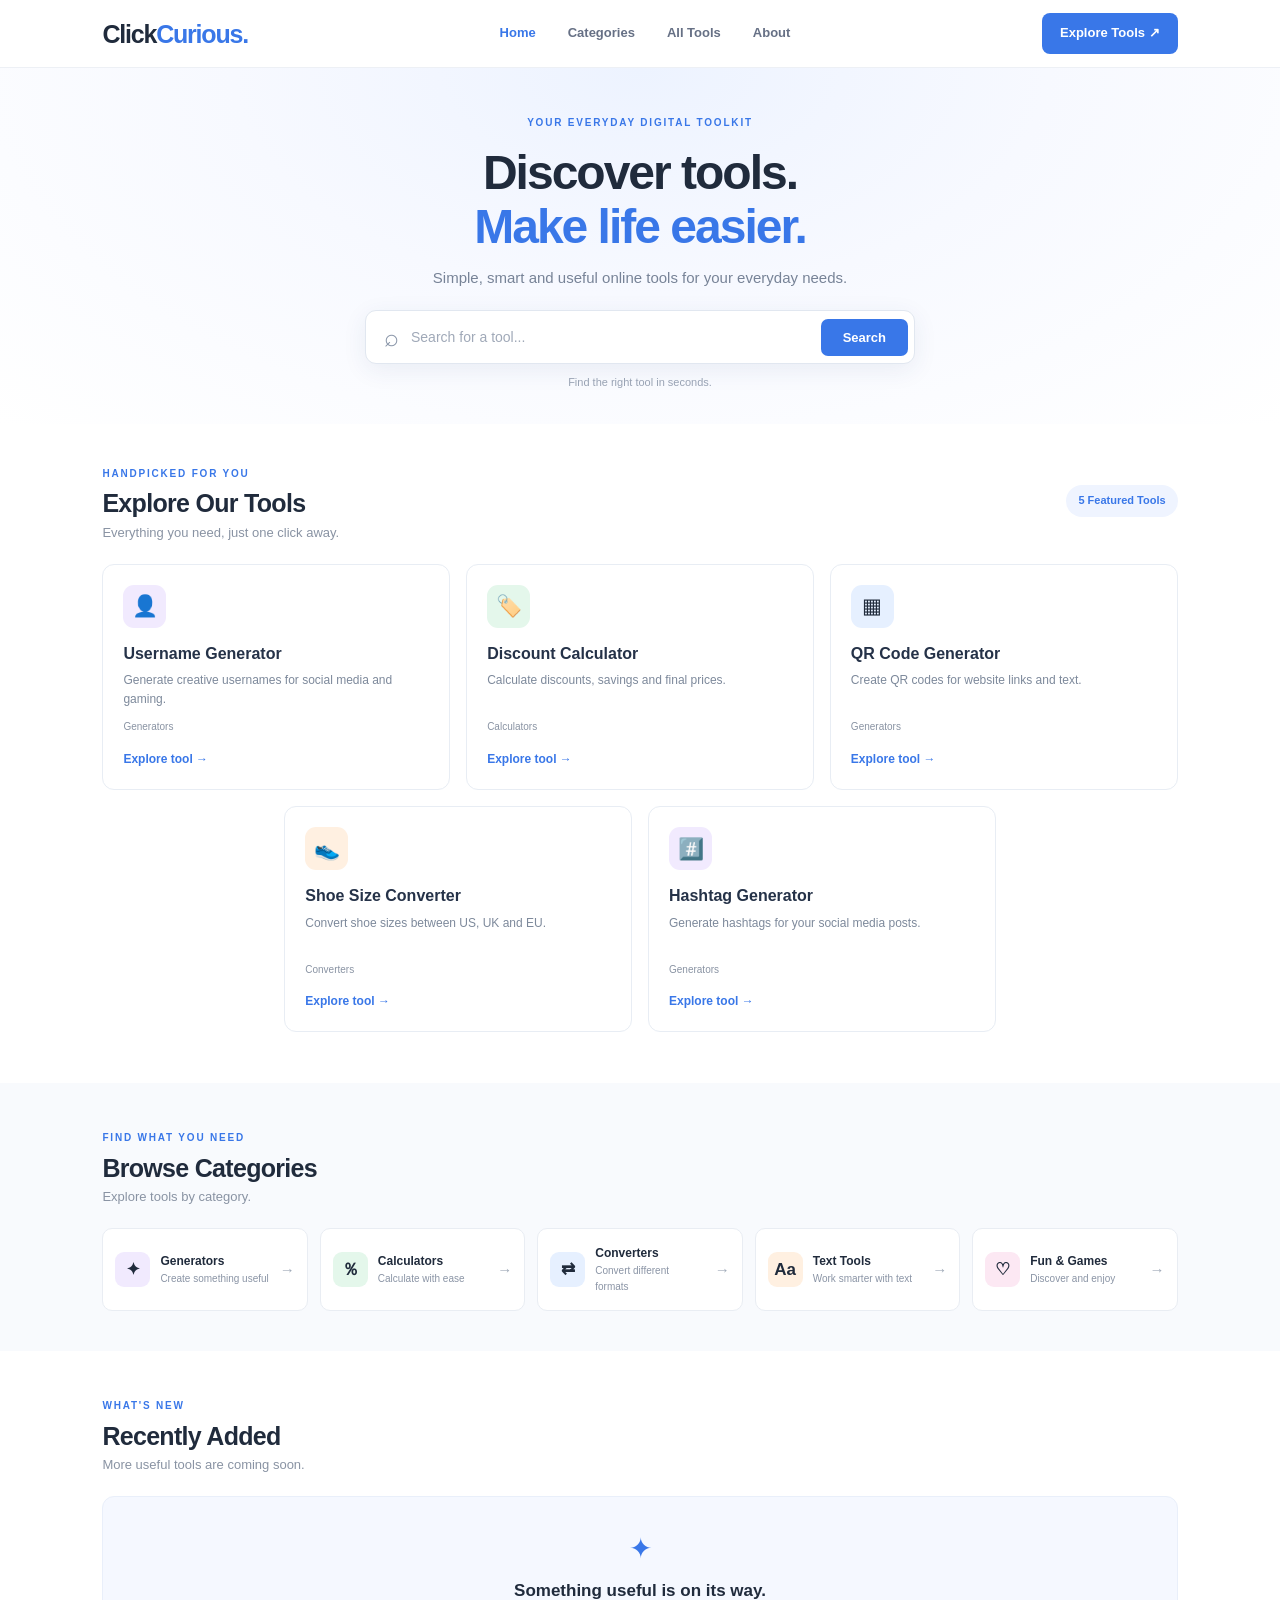
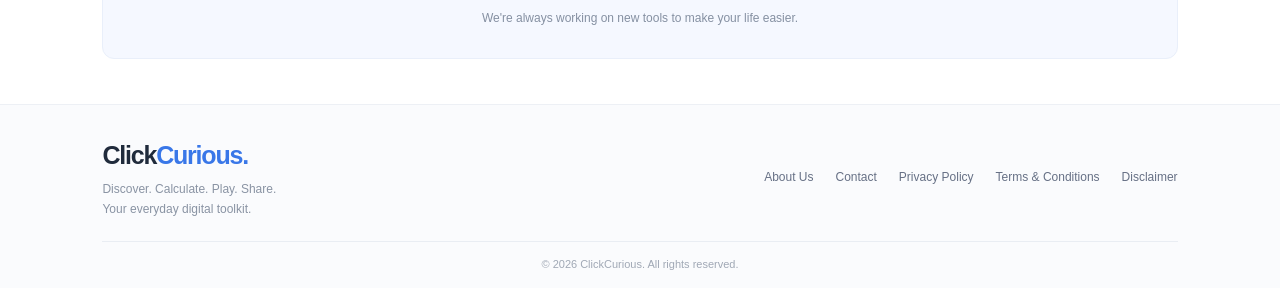
<file: index.html>
<!DOCTYPE html>
<html lang="en">

<head>
    <meta charset="UTF-8">
    <meta name="viewport" content="width=device-width, initial-scale=1.0">

    <title>Free Online Tools - Calculators, Generators & Converters | ClickCurious</title>

    <meta name="description" content="Explore free online tools at ClickCurious. Generate usernames and hashtags, calculate discounts, create QR codes and convert shoe sizes easily.">

    <meta name="robots" content="index, follow">

    <meta name="author" content="ClickCurious">

    <link rel="canonical" href="https://clickcurious.github.io/">

    <link rel="stylesheet" href="style.css">
</head>


<body>

    <!-- NAVIGATION -->
    <header class="navbar">
        <a href="#" class="logo">
            Click<span>Curious</span><span class="logo-dot">.</span>
        </a>

        <nav class="nav-links">
            <a href="#" class="active">Home</a>
            <a href="#categories">Categories</a>
            <a href="#popular">All Tools</a>
            <a href="#about">About</a>
        </nav>

        <a href="#popular" class="nav-button">Explore Tools ↗</a>
    </header>


    <main>

        <!-- HERO SECTION -->
        <section class="hero">

            <div class="hero-content">

                <span class="hero-label">
                    YOUR EVERYDAY DIGITAL TOOLKIT
                </span>

                <h1>
                    Discover tools.<br>
                    <span>Make life easier.</span>
                </h1>

                <p>
                    Simple, smart and useful online tools
                    for your everyday needs.
                </p>

                <div class="search-box">

                    <span class="search-icon">⌕</span>

                    <input
                        type="text"
                        id="searchInput"
                        placeholder="Search for a tool..."
                        autocomplete="off"
                    >

                    <button id="searchButton">
                        Search
                    </button>

                </div>

                <div class="search-hint">
                    Find the right tool in seconds.
                </div>

            </div>

        </section>


        <!-- FEATURED TOOLS -->
        <section class="section featured-section" id="popular">

            <div class="section-heading">

                <div>
                    <span class="section-label">HANDPICKED FOR YOU</span>
                    <h2>Explore Our Tools</h2>
                    <p>Everything you need, just one click away.</p>
                </div>

                <span class="tool-count">5 Featured Tools</span>

            </div>

            <div class="tool-grid" id="toolGrid"></div>

            <p id="searchMessage" class="search-message"></p>

        </section>


        <!-- CATEGORIES -->
        <section class="section categories-section" id="categories">

            <div class="section-heading">
                <div>
                    <span class="section-label">FIND WHAT YOU NEED</span>
                    <h2>Browse Categories</h2>
                    <p>Explore tools by category.</p>
                </div>
            </div>

            <div class="category-grid">

                <a href="#popular" class="category-card">
                    <span class="category-icon purple">✦</span>
                    <div>
                        <h3>Generators</h3>
                        <p>Create something useful</p>
                    </div>
                    <span class="category-arrow">→</span>
                </a>

                <a href="#popular" class="category-card">
                    <span class="category-icon green">％</span>
                    <div>
                        <h3>Calculators</h3>
                        <p>Calculate with ease</p>
                    </div>
                    <span class="category-arrow">→</span>
                </a>

                <a href="#popular" class="category-card">
                    <span class="category-icon blue">⇄</span>
                    <div>
                        <h3>Converters</h3>
                        <p>Convert different formats</p>
                    </div>
                    <span class="category-arrow">→</span>
                </a>

                <a href="#popular" class="category-card">
                    <span class="category-icon orange">Aa</span>
                    <div>
                        <h3>Text Tools</h3>
                        <p>Work smarter with text</p>
                    </div>
                    <span class="category-arrow">→</span>
                </a>

                <a href="#popular" class="category-card">
                    <span class="category-icon pink">♡</span>
                    <div>
                        <h3>Fun & Games</h3>
                        <p>Discover and enjoy</p>
                    </div>
                    <span class="category-arrow">→</span>
                </a>

            </div>

        </section>


        <!-- RECENTLY ADDED -->
        <section class="section recent-section" id="recent">

            <div class="section-heading">
                <div>
                    <span class="section-label">WHAT'S NEW</span>
                    <h2>Recently Added</h2>
                    <p>More useful tools are coming soon.</p>
                </div>
            </div>

            <div class="recent-box">
                <div class="recent-symbol">✦</div>
                <h3>Something useful is on its way.</h3>
                <p>We're always working on new tools to make your life easier.</p>
            </div>

        </section>

    </main>


   
<!-- FOOTER -->
<footer>

    <div class="footer-main">

        <div class="footer-brand">
            <a href="index.html" class="logo">
                Click<span>Curious</span><span class="logo-dot">.</span>
            </a>

            <p>
                Discover. Calculate. Play. Share.
                <br>
                Your everyday digital toolkit.
            </p>
        </div>

        <div class="footer-links">
            <a href="about.html">About Us</a>
            <a href="contact.html">Contact</a>
            <a href="privacy-policy.html">Privacy Policy</a>
            <a href="terms.html">Terms & Conditions</a>
            <a href="disclaimer.html">Disclaimer</a>
        </div>

    </div>

    <div class="copyright">
        © 2026 ClickCurious. All rights reserved.
    </div>

</footer>



    <script src="script.js"></script>

</body>
</html>
</file>
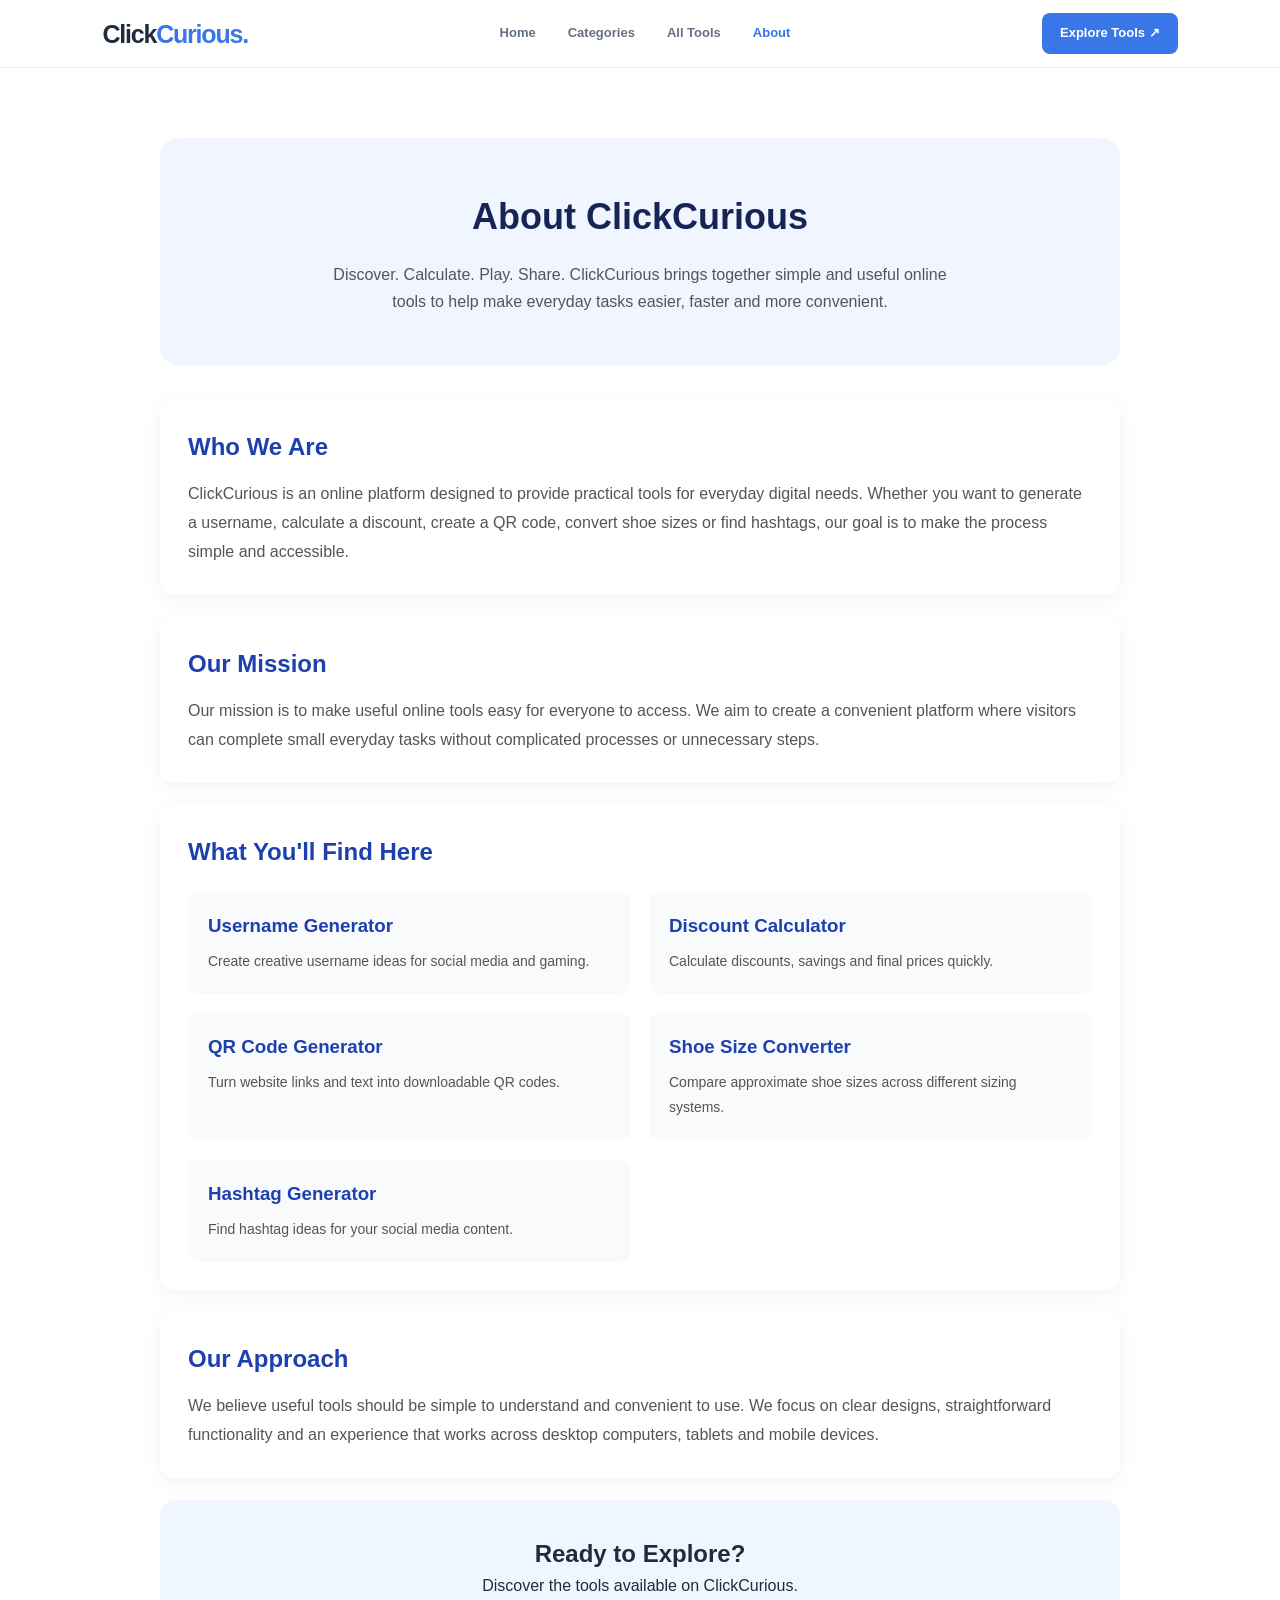
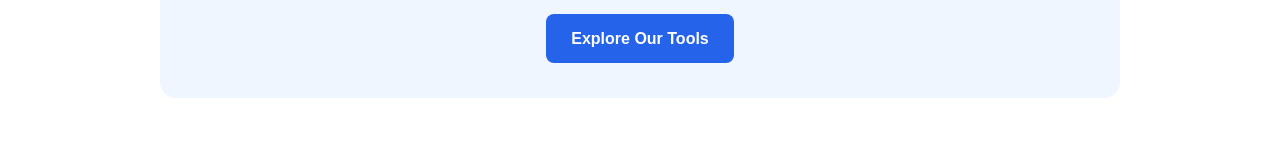
<file: about.html>
<!DOCTYPE html>
<html lang="en">
<head>
    <meta charset="UTF-8">
    <meta name="viewport" content="width=device-width, initial-scale=1.0">

    <meta name="description" content="Learn about ClickCurious, a collection of simple, free and useful online tools designed to make everyday tasks easier.">

    <title>About Us - ClickCurious</title>

    <link rel="stylesheet" href="style.css">

    <style>
        .about-container {
            max-width: 1000px;
            margin: 50px auto;
            padding: 20px;
        }

        .about-hero {
            text-align: center;
            padding: 50px 25px;
            background: #f1f5ff;
            border-radius: 18px;
            margin-bottom: 35px;
        }

        .about-hero h1 {
            font-size: 36px;
            margin-bottom: 15px;
            color: #172554;
        }

        .about-hero p {
            max-width: 650px;
            margin: auto;
            color: #555;
            line-height: 1.7;
        }

        .about-section {
            background: white;
            padding: 28px;
            margin-bottom: 22px;
            border-radius: 14px;
            box-shadow: 0 4px 20px rgba(0,0,0,0.05);
        }

        .about-section h2 {
            color: #1e40af;
            margin-bottom: 14px;
        }

        .about-section p {
            color: #555;
            line-height: 1.8;
        }

        .about-features {
            display: grid;
            grid-template-columns: repeat(2, 1fr);
            gap: 18px;
            margin-top: 20px;
        }

        .feature-item {
            padding: 20px;
            background: #f8fafc;
            border-radius: 12px;
        }

        .feature-item h3 {
            margin-bottom: 8px;
            color: #1e40af;
        }

        .feature-item p {
            font-size: 14px;
        }

        .about-cta {
            text-align: center;
            padding: 35px 20px;
            background: #eff6ff;
            border-radius: 16px;
        }

        .about-cta a {
            display: inline-block;
            margin-top: 15px;
            padding: 12px 25px;
            background: #2563eb;
            color: white;
            text-decoration: none;
            border-radius: 8px;
            font-weight: 600;
        }

        @media (max-width: 600px) {
            .about-container {
                margin: 20px auto;
                padding: 12px;
            }

            .about-hero h1 {
                font-size: 28px;
            }

            .about-features {
                grid-template-columns: 1fr;
            }
        }
    </style>
</head>

<body>

    <!-- NAVIGATION -->
    <header class="navbar">
        <a href="index.html" class="logo">
            Click<span>Curious</span><span class="logo-dot">.</span>
        </a>

        <nav class="nav-links">
            <a href="index.html">Home</a>
            <a href="index.html#categories">Categories</a>
            <a href="index.html#popular">All Tools</a>
            <a href="about.html" class="active">About</a>
        </nav>

        <a href="index.html#popular" class="nav-button">Explore Tools ↗</a>
    </header>

    <main class="about-container">

        <section class="about-hero">
            <h1>About ClickCurious</h1>
            <p>
                Discover. Calculate. Play. Share.
                ClickCurious brings together simple and useful online tools
                to help make everyday tasks easier, faster and more convenient.
            </p>
        </section>

        <section class="about-section">
            <h2>Who We Are</h2>
            <p>
                ClickCurious is an online platform designed to provide
                practical tools for everyday digital needs. Whether you want
                to generate a username, calculate a discount, create a QR code,
                convert shoe sizes or find hashtags, our goal is to make the
                process simple and accessible.
            </p>
        </section>

        <section class="about-section">
            <h2>Our Mission</h2>
            <p>
                Our mission is to make useful online tools easy for everyone
                to access. We aim to create a convenient platform where visitors
                can complete small everyday tasks without complicated
                processes or unnecessary steps.
            </p>
        </section>

        <section class="about-section">
            <h2>What You'll Find Here</h2>

            <div class="about-features">

                <div class="feature-item">
                    <h3>Username Generator</h3>
                    <p>Create creative username ideas for social media and gaming.</p>
                </div>

                <div class="feature-item">
                    <h3>Discount Calculator</h3>
                    <p>Calculate discounts, savings and final prices quickly.</p>
                </div>

                <div class="feature-item">
                    <h3>QR Code Generator</h3>
                    <p>Turn website links and text into downloadable QR codes.</p>
                </div>

                <div class="feature-item">
                    <h3>Shoe Size Converter</h3>
                    <p>Compare approximate shoe sizes across different sizing systems.</p>
                </div>

                <div class="feature-item">
                    <h3>Hashtag Generator</h3>
                    <p>Find hashtag ideas for your social media content.</p>
                </div>

            </div>
        </section>

        <section class="about-section">
            <h2>Our Approach</h2>
            <p>
                We believe useful tools should be simple to understand and
                convenient to use. We focus on clear designs, straightforward
                functionality and an experience that works across desktop
                computers, tablets and mobile devices.
            </p>
        </section>

        <section class="about-cta">
            <h2>Ready to Explore?</h2>
            <p>Discover the tools available on ClickCurious.</p>
            <a href="index.html#popular">Explore Our Tools</a>
        </section>

    </main>

</body>
</html>
</file>
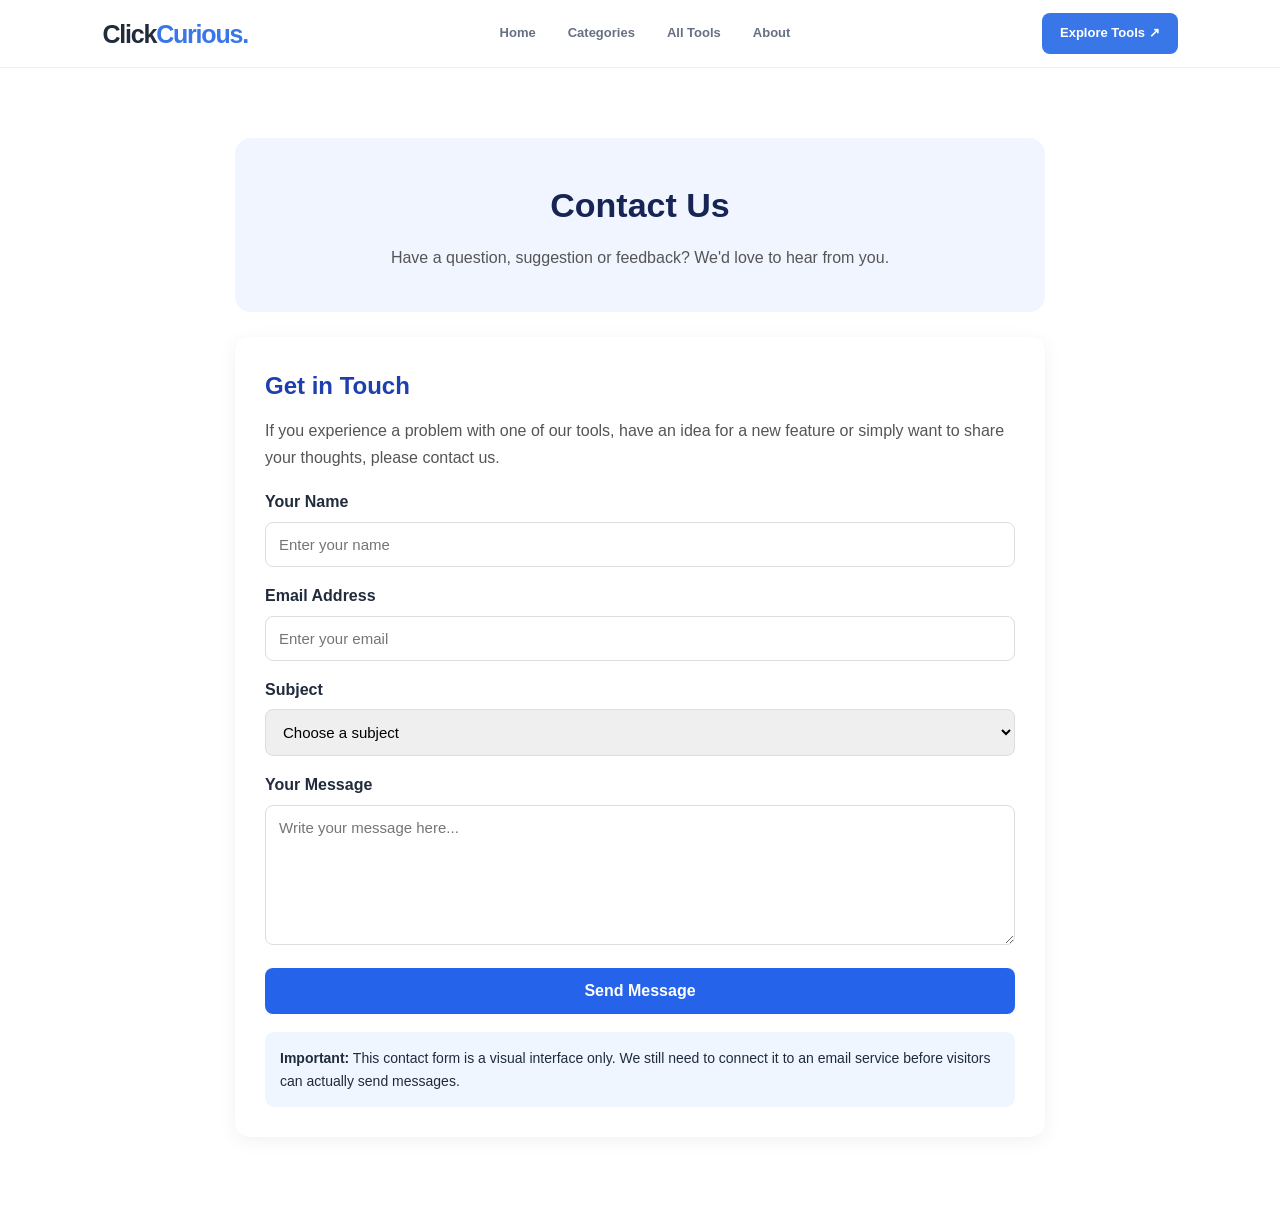
<file: contact.html>
<!DOCTYPE html>
<html lang="en">
<head>
    <meta charset="UTF-8">
    <meta name="viewport" content="width=device-width, initial-scale=1.0">

    <meta name="description" content="Contact ClickCurious with questions, feedback, suggestions or reports about our free online tools.">

    <title>Contact Us - ClickCurious</title>

    <link rel="stylesheet" href="style.css">

    <style>
        .contact-container {
            max-width: 850px;
            margin: 50px auto;
            padding: 20px;
        }

        .contact-hero {
            text-align: center;
            padding: 40px 20px;
            background: #f1f5ff;
            border-radius: 16px;
            margin-bottom: 25px;
        }

        .contact-hero h1 {
            color: #172554;
            margin-bottom: 12px;
            font-size: 34px;
        }

        .contact-hero p {
            color: #555;
            line-height: 1.7;
        }

        .contact-card {
            background: white;
            padding: 30px;
            border-radius: 15px;
            box-shadow: 0 4px 20px rgba(0,0,0,0.06);
        }

        .contact-card h2 {
            margin-bottom: 12px;
            color: #1e40af;
        }

        .contact-card p {
            color: #555;
            line-height: 1.7;
            margin-bottom: 18px;
        }

        .contact-form {
            display: grid;
            gap: 16px;
        }

        .contact-form label {
            display: block;
            font-weight: 600;
            margin-bottom: 7px;
        }

        .contact-form input,
        .contact-form select,
        .contact-form textarea {
            width: 100%;
            padding: 13px;
            border: 1px solid #ddd;
            border-radius: 8px;
            font-size: 15px;
            font-family: inherit;
        }

        .contact-form textarea {
            min-height: 140px;
            resize: vertical;
        }

        .contact-form button {
            padding: 14px;
            background: #2563eb;
            color: white;
            border: none;
            border-radius: 8px;
            font-size: 16px;
            font-weight: 600;
            cursor: pointer;
        }

        .contact-form button:hover {
            background: #1d4ed8;
        }

        .contact-note {
            margin-top: 18px;
            padding: 15px;
            background: #eff6ff;
            border-radius: 9px;
            font-size: 14px;
        }

        @media (max-width: 600px) {
            .contact-container {
                margin: 20px auto;
                padding: 12px;
            }

            .contact-card {
                padding: 20px;
            }

            .contact-hero h1 {
                font-size: 28px;
            }
        }
    </style>
</head>

<body>

    <!-- NAVIGATION -->
    <header class="navbar">
        <a href="index.html" class="logo">
            Click<span>Curious</span><span class="logo-dot">.</span>
        </a>

        <nav class="nav-links">
            <a href="index.html">Home</a>
            <a href="index.html#categories">Categories</a>
            <a href="index.html#popular">All Tools</a>
            <a href="about.html">About</a>
        </nav>

        <a href="index.html#popular" class="nav-button">Explore Tools ↗</a>
    </header>

    <main class="contact-container">

        <section class="contact-hero">
            <h1>Contact Us</h1>
            <p>
                Have a question, suggestion or feedback?
                We'd love to hear from you.
            </p>
        </section>

        <section class="contact-card">
            <h2>Get in Touch</h2>

            <p>
                If you experience a problem with one of our tools,
                have an idea for a new feature or simply want to share
                your thoughts, please contact us.
            </p>

            <form class="contact-form" id="contactForm">

                <div>
                    <label for="contactName">Your Name</label>
                    <input
                        type="text"
                        id="contactName"
                        placeholder="Enter your name"
                        required
                    >
                </div>

                <div>
                    <label for="contactEmail">Email Address</label>
                    <input
                        type="email"
                        id="contactEmail"
                        placeholder="Enter your email"
                        required
                    >
                </div>

                <div>
                    <label for="contactSubject">Subject</label>
                    <select id="contactSubject" required>
                        <option value="">Choose a subject</option>
                        <option value="General Question">General Question</option>
                        <option value="Tool Problem">Tool Problem</option>
                        <option value="Suggestion">Suggestion</option>
                        <option value="Other">Other</option>
                    </select>
                </div>

                <div>
                    <label for="contactMessage">Your Message</label>
                    <textarea
                        id="contactMessage"
                        placeholder="Write your message here..."
                        required
                    ></textarea>
                </div>

                <button type="submit">Send Message</button>

            </form>

            <div class="contact-note">
                <strong>Important:</strong> This contact form is a visual
                interface only. We still need to connect it to an email
                service before visitors can actually send messages.
            </div>

        </section>

    </main>

    <script>
        document.getElementById("contactForm").addEventListener("submit", function(event) {
            event.preventDefault();
            alert("The contact form is not connected yet. Please check back later.");
        });
    </script>

</body>
</html>
</file>
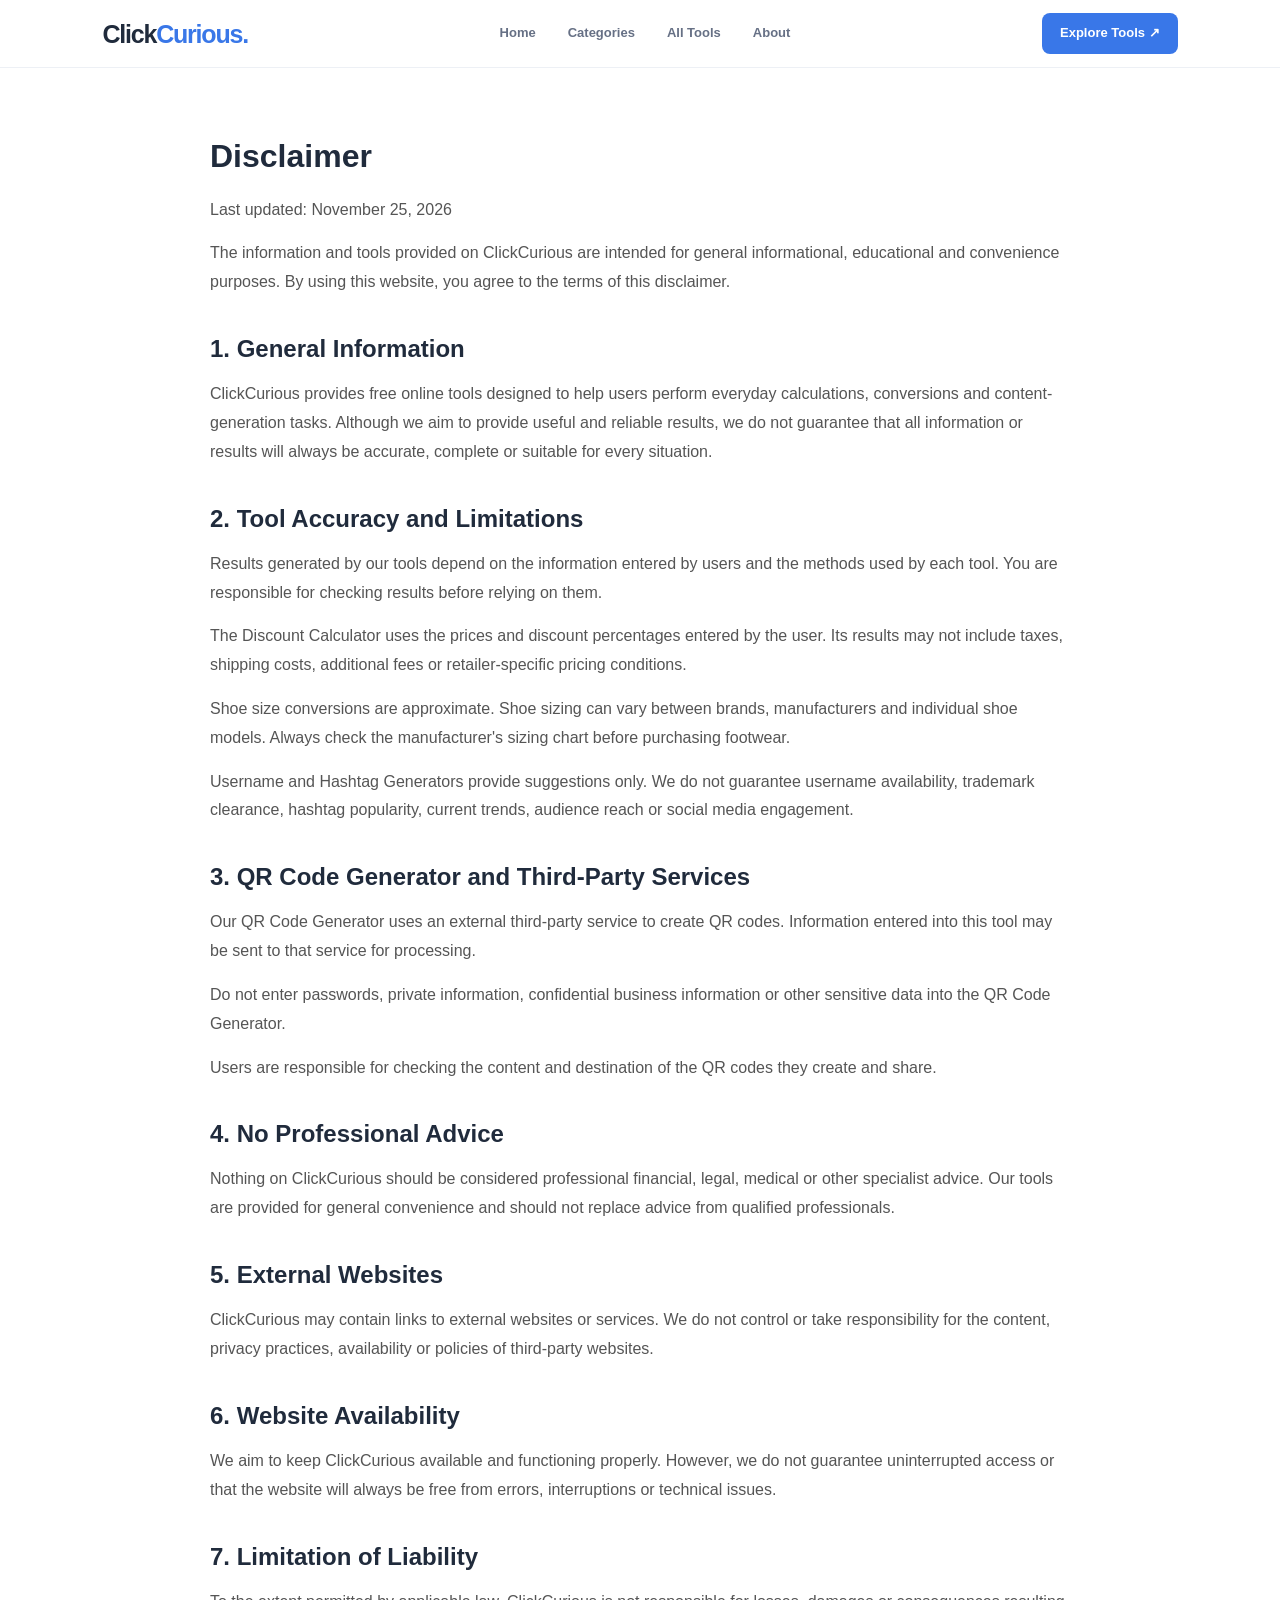
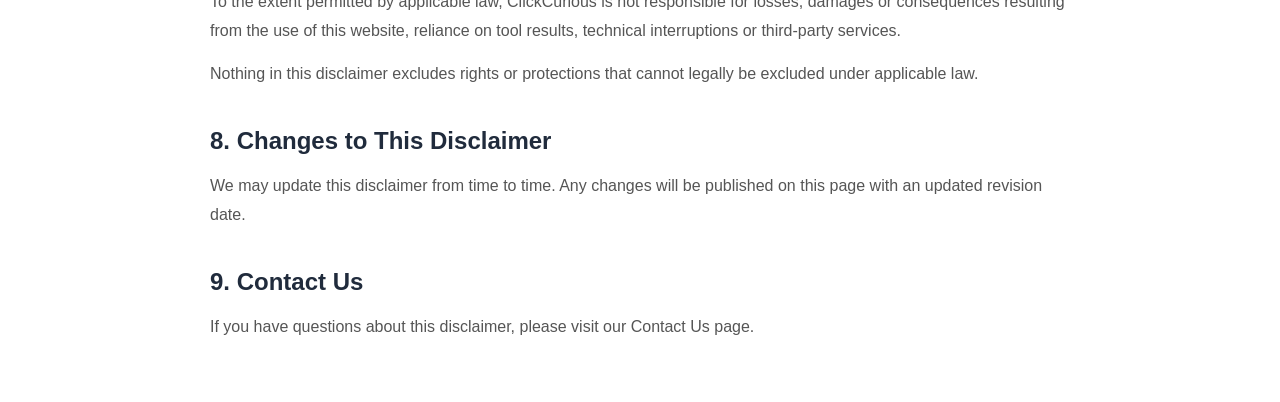
<file: disclaimer.html>
<!DOCTYPE html>
<html lang="en">
<head>
    <meta charset="UTF-8">
    <meta name="viewport" content="width=device-width, initial-scale=1.0">
    <meta name="description" content="Read the ClickCurious disclaimer covering tool accuracy, third-party services and website use.">
    <title>Disclaimer | ClickCurious</title>
    <link rel="stylesheet" href="style.css">
    <style>
        .legal-container {
            max-width: 900px;
            margin: 60px auto;
            padding: 0 20px;
            line-height: 1.8;
        }

        .legal-container h1 {
            margin-bottom: 10px;
        }

        .legal-container h2 {
            margin-top: 30px;
            margin-bottom: 10px;
        }

        .legal-container p {
            margin-bottom: 15px;
            color: #555;
        }

        .legal-date {
            color: #777;
            margin-bottom: 30px;
        }
    </style>
</head>
<body>

    <!-- NAVIGATION -->
    <header class="navbar">
        <a href="index.html" class="logo">
            Click<span>Curious</span><span class="logo-dot">.</span>
        </a>

        <nav class="nav-links">
            <a href="index.html">Home</a>
            <a href="index.html#categories">Categories</a>
            <a href="index.html#popular">All Tools</a>
            <a href="about.html">About</a>
        </nav>

        <a href="index.html#popular" class="nav-button">Explore Tools ↗</a>
    </header>

    <!-- DISCLAIMER CONTENT -->
    <main class="legal-container">

        <h1>Disclaimer</h1>
        <p class="legal-date">Last updated: November 25, 2026</p>

        <p>
            The information and tools provided on ClickCurious are intended
            for general informational, educational and convenience purposes.
            By using this website, you agree to the terms of this disclaimer.
        </p>

        <h2>1. General Information</h2>
        <p>
            ClickCurious provides free online tools designed to help users
            perform everyday calculations, conversions and content-generation
            tasks. Although we aim to provide useful and reliable results,
            we do not guarantee that all information or results will always
            be accurate, complete or suitable for every situation.
        </p>

        <h2>2. Tool Accuracy and Limitations</h2>
        <p>
            Results generated by our tools depend on the information entered
            by users and the methods used by each tool. You are responsible
            for checking results before relying on them.
        </p>

        <p>
            The Discount Calculator uses the prices and discount percentages
            entered by the user. Its results may not include taxes, shipping
            costs, additional fees or retailer-specific pricing conditions.
        </p>

        <p>
            Shoe size conversions are approximate. Shoe sizing can vary
            between brands, manufacturers and individual shoe models.
            Always check the manufacturer's sizing chart before purchasing
            footwear.
        </p>

        <p>
            Username and Hashtag Generators provide suggestions only.
            We do not guarantee username availability, trademark clearance,
            hashtag popularity, current trends, audience reach or social
            media engagement.
        </p>

        <h2>3. QR Code Generator and Third-Party Services</h2>
        <p>
            Our QR Code Generator uses an external third-party service to
            create QR codes. Information entered into this tool may be sent
            to that service for processing.
        </p>

        <p>
            Do not enter passwords, private information, confidential
            business information or other sensitive data into the QR Code
            Generator.
        </p>

        <p>
            Users are responsible for checking the content and destination
            of the QR codes they create and share.
        </p>

        <h2>4. No Professional Advice</h2>
        <p>
            Nothing on ClickCurious should be considered professional
            financial, legal, medical or other specialist advice.
            Our tools are provided for general convenience and should not
            replace advice from qualified professionals.
        </p>

        <h2>5. External Websites</h2>
        <p>
            ClickCurious may contain links to external websites or services.
            We do not control or take responsibility for the content,
            privacy practices, availability or policies of third-party
            websites.
        </p>

        <h2>6. Website Availability</h2>
        <p>
            We aim to keep ClickCurious available and functioning properly.
            However, we do not guarantee uninterrupted access or that the
            website will always be free from errors, interruptions or
            technical issues.
        </p>

        <h2>7. Limitation of Liability</h2>
        <p>
            To the extent permitted by applicable law, ClickCurious is not
            responsible for losses, damages or consequences resulting from
            the use of this website, reliance on tool results, technical
            interruptions or third-party services.
        </p>

        <p>
            Nothing in this disclaimer excludes rights or protections that
            cannot legally be excluded under applicable law.
        </p>

        <h2>8. Changes to This Disclaimer</h2>
        <p>
            We may update this disclaimer from time to time. Any changes
            will be published on this page with an updated revision date.
        </p>

        <h2>9. Contact Us</h2>
        <p>
            If you have questions about this disclaimer, please visit our
            <a href="contact.html">Contact Us</a> page.
        </p>

    </main>

</body>
</html>
</file>
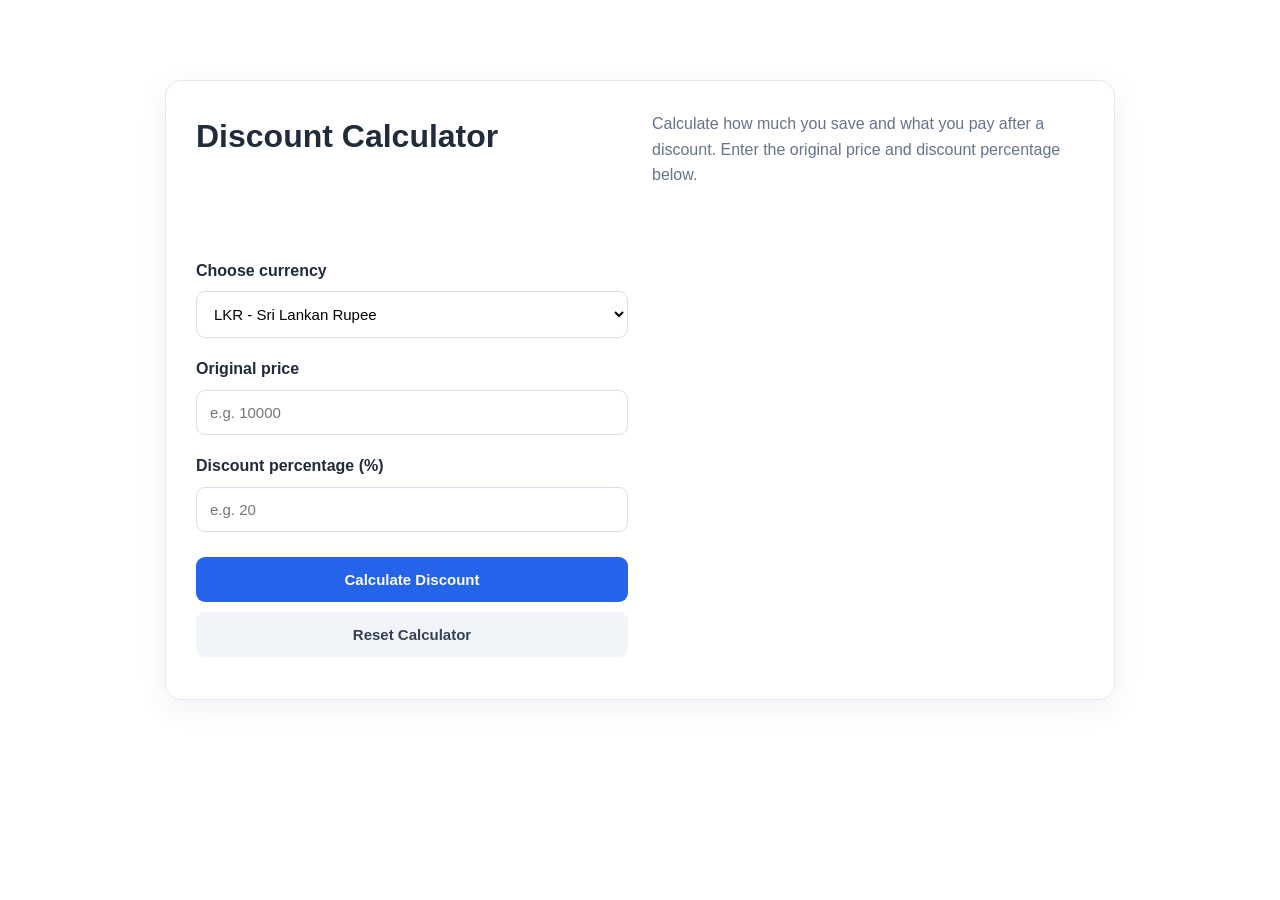
<file: discount-calculator.html>
<!DOCTYPE html>
<html lang="en">

<head>
    <meta charset="UTF-8">
    <meta name="viewport" content="width=device-width, initial-scale=1.0">

    <title>Free Discount Calculator - Calculate Savings & Final Price | ClickCurious</title>

    <meta name="description" content="Calculate discounts instantly with ClickCurious. Find your savings and final price using our free online discount calculator. Simple, fast and easy to use.">

    <meta name="robots" content="index, follow">

    <meta name="author" content="ClickCurious">

    <link rel="canonical" href="https://clickcurious.github.io/discount-calculator.html">

    <link rel="stylesheet" href="style.css">

    <style>
        .calculator-container {
            max-width: 1000px;
            margin: 55px auto;
            padding: 25px;
        }

        .calculator-card {
            background: white;
            border: 1px solid #e5eaf2;
            border-radius: 16px;
            padding: 30px;
            box-shadow: 0 8px 30px rgba(20, 40, 80, 0.06);
            display:grid;
            grid-template-columns:1fr 1fr;
            gap: 24px;
        }

        .calculator-card h1 
        .calculatro-description {
            grid-column: 1;
        }

        .result-card {
            grid-column: 2;
            margin-top: 0;
            align-self: start;
        }

        .calculator-description {
            color: #64748b;
            line-height: 1.6;
            margin-bottom: 28px;
        }

        .calculator-form label {
            display: block;
            font-weight: 600;
            margin: 18px 0 8px;
        }

        .calculator-form input,
        .calculator-form select {
            width: 100%;
            padding: 13px;
            border: 1px solid #d8e0ec;
            border-radius: 9px;
            font-size: 15px;
            background: white;
        }

        .calculate-button,
        .reset-button {
            padding: 14px;
            border: none;
            border-radius: 9px;
            font-size: 15px;
            font-weight: 600;
            cursor: pointer;
        }

        .calculate-button {
            width: 100%;
            margin-top: 25px;
            background: #2563eb;
            color: white;
        }

        .calculate-button:hover {
            background: #1d4ed8;
        }

        .reset-button {
            width: 100%;
            margin-top: 10px;
            background: #f1f5f9;
            color: #334155;
        }

        .results-card {
            display: none;
            margin-top: 30px;
            padding: 22px;
            border-radius: 12px;
            background: #eff6ff;
        }

        .results-card h2 {
            font-size: 21px;
            margin-bottom: 18px;
        }

        .result-row {
            display: flex;
            justify-content: space-between;
            gap: 12px;
            padding: 12px 0;
            border-bottom: 1px solid #dbeafe;
        }

        .result-row:last-child {
            border-bottom: none;
        }

        .final-price {
            color: #1d4ed8;
            font-size: 25px;
            font-weight: 700;
        }

        .savings {
            color: #15803d;
            font-weight: 700;
        }

        .error-message {
            color: #dc2626;
            font-size: 14px;
            margin-top: 12px;
        }

        @media (max-width: 600px) {
            .calculator-container {
                margin: 25px auto;
                padding: 15px;
            }

            .calculator-card {
                padding: 20px;
            }

            .calculator-card h1 {
                font-size: 26px;
            }

            .calculator-card {
                grid-template-columns: 1fr;
            }

            .calculator-form,
            .results-card {
                 grid-column: 1;
            }

        }
    </style>
</head>

<body>

    

    <main class="calculator-container">
        <div class="calculator-card">

            <h1>Discount Calculator</h1>

            <p class="calculator-description">
                Calculate how much you save and what you pay after a discount.
                Enter the original price and discount percentage below.
            </p>

            <div class="calculator-form">

                <label for="currency">Choose currency</label>
                <select id="currency">
                    <option value="LKR">LKR - Sri Lankan Rupee</option>
                    <option value="USD">USD - US Dollar</option>
                    <option value="GBP">GBP - British Pound</option>
                    <option value="EUR">EUR - Euro</option>
                    <option value="INR">INR - Indian Rupee</option>
                </select>

                <label for="originalPrice">Original price</label>
                <input
                    type="number"
                    id="originalPrice"
                    placeholder="e.g. 10000"
                    min="0"
                    step="any"
                >

                <label for="discountPercentage">Discount percentage (%)</label>
                <input
                    type="number"
                    id="discountPercentage"
                    placeholder="e.g. 20"
                    min="0"
                    max="100"
                    step="any"
                >

                <button class="calculate-button" id="calculateButton">
                    Calculate Discount
                </button>

                <button class="reset-button" id="resetButton">
                    Reset Calculator
                </button>

                <p class="error-message" id="errorMessage" role="alert"></p>

            </div>

            <section class="results-card" id="resultsCard" aria-live="polite">
                <h2>Discount Results</h2>

                <div class="result-row">
                    <span>Original Price</span>
                    <strong id="resultOriginal"></strong>
                </div>

                <div class="result-row">
                    <span>Discount</span>
                    <strong id="resultDiscount"></strong>
                </div>

                <div class="result-row">
                    <span>You Save</span>
                    <strong class="savings" id="resultSavings"></strong>
                </div>

                <div class="result-row">
                    <span>Final Price</span>
                    <strong class="final-price" id="resultFinal"></strong>
                </div>
            </section>

        </div>
    </main>

    <script src="discount-calculator.js"></script>

</body>
</html>
</file>
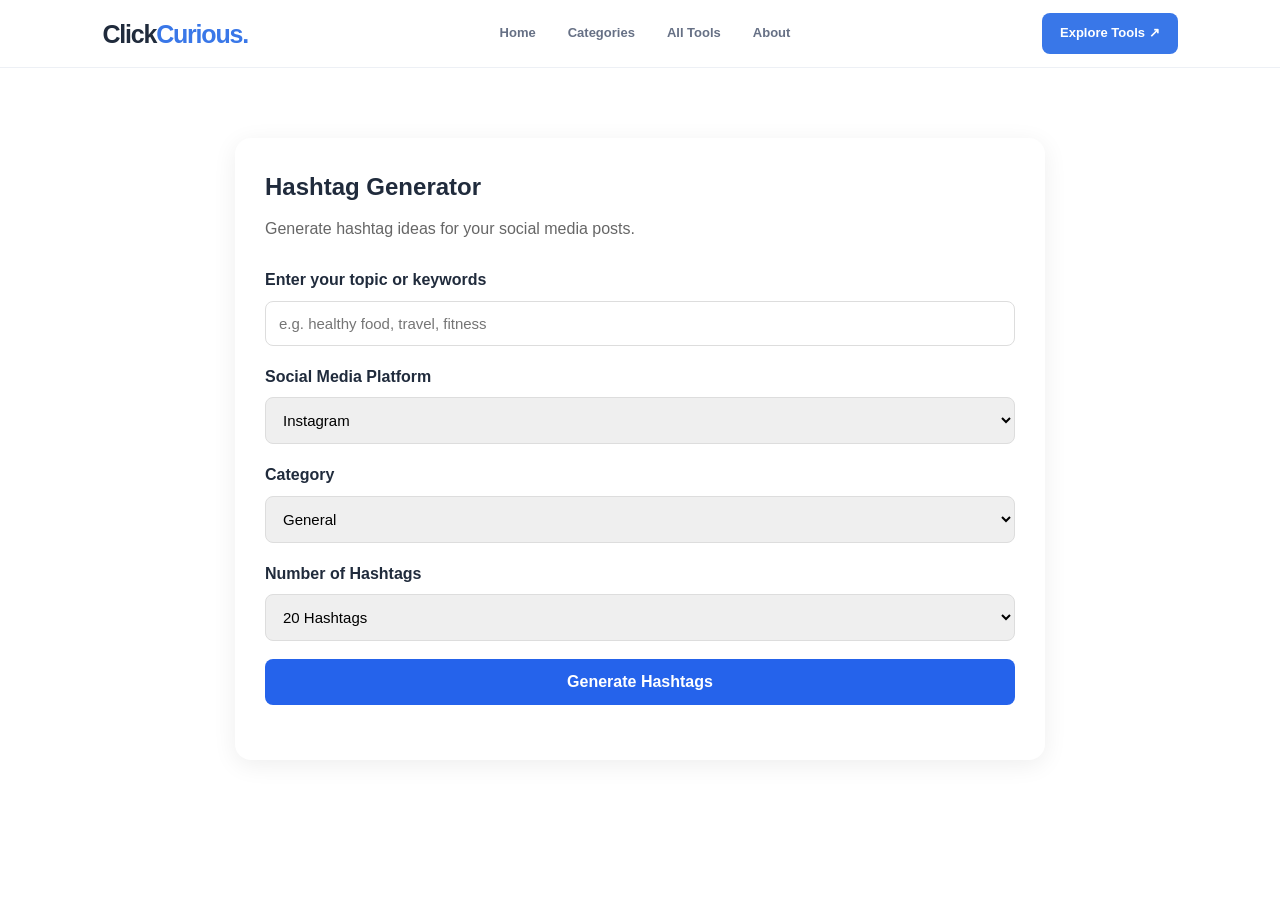
<file: hashtag-generator.html>
<!DOCTYPE html>
<html lang="en">

<head>
    <meta charset="UTF-8">
    <meta name="viewport" content="width=device-width, initial-scale=1.0">

    <title>Free Hashtag Generator - Create Social Media Hashtags | ClickCurious</title>

    <meta name="description" content="Generate relevant hashtags for Instagram, TikTok, YouTube and other social media platforms. Create hashtag ideas quickly with our free online hashtag generator.">

    <meta name="robots" content="index, follow">

    <meta name="author" content="ClickCurious">

    <link rel="canonical" href="https://clickcurious.github.io/hashtag-generator.html">

    <link rel="stylesheet" href="style.css">

    <style>
        .hashtag-container {
            max-width: 850px;
            margin: 50px auto;
            padding: 20px;
        }

        .hashtag-card {
            background: white;
            padding: 30px;
            border-radius: 16px;
            box-shadow: 0 5px 25px rgba(0,0,0,0.07);
        }

        .hashtag-card h1 {
            margin-bottom: 10px;
        }

        .hashtag-card p {
            color: #666;
            margin-bottom: 25px;
        }

        .hashtag-form {
            display: grid;
            gap: 18px;
        }

        .hashtag-form label {
            display: block;
            font-weight: 600;
            margin-bottom: 8px;
        }

        .hashtag-form input,
        .hashtag-form select {
            width: 100%;
            padding: 13px;
            border: 1px solid #ddd;
            border-radius: 8px;
            font-size: 15px;
        }

        .hashtag-form button,
        .copy-all-button {
            padding: 14px;
            border: none;
            border-radius: 8px;
            background: #2563eb;
            color: white;
            font-size: 16px;
            font-weight: 600;
            cursor: pointer;
        }

        .hashtag-form button:hover,
        .copy-all-button:hover {
            background: #1d4ed8;
        }

        .hashtag-results {
            margin-top: 25px;
            padding: 20px;
            background: #f8fafc;
            border-radius: 12px;
            display: none;
        }

        .hashtag-list {
            display: flex;
            flex-wrap: wrap;
            gap: 10px;
            margin: 18px 0;
        }

        .hashtag-item {
            background: #e8efff;
            color: #2454b5;
            padding: 9px 13px;
            border-radius: 20px;
            font-weight: 600;
        }

        .copy-all-button {
            width: 100%;
        }

        .hashtag-error {
            color: #dc2626;
            margin-top: 12px;
        }

        @media (max-width: 600px) {
            .hashtag-container {
                margin: 20px auto;
                padding: 12px;
            }

            .hashtag-card {
                padding: 20px;
            }
        }
    </style>
</head>

<!-- NAVIGATION -->
<header class="navbar">
    <a href="index.html" class="logo">
        Click<span>Curious</span><span class="logo-dot">.</span>
    </a>

    <nav class="nav-links">
        <a href="index.html">Home</a>
        <a href="index.html#categories">Categories</a>
        <a href="index.html#popular">All Tools</a>
        <a href="index.html#about">About</a>
    </nav>

    <a href="index.html#popular" class="nav-button">Explore Tools ↗</a>
</header>
<body>
   

    <main class="hashtag-container">
        <section class="hashtag-card">
            <h1>Hashtag Generator</h1>
            <p>Generate hashtag ideas for your social media posts.</p>

            <div class="hashtag-form">
                <div>
                    <label for="hashtagTopic">Enter your topic or keywords</label>
                    <input
                        type="text"
                        id="hashtagTopic"
                        placeholder="e.g. healthy food, travel, fitness"
                    >
                </div>

                <div>
                    <label for="hashtagPlatform">Social Media Platform</label>
                    <select id="hashtagPlatform">
                        <option value="instagram">Instagram</option>
                        <option value="tiktok">TikTok</option>
                        <option value="youtube">YouTube</option>
                        <option value="facebook">Facebook</option>
                    </select>
                </div>

                <div>
                    <label for="hashtagCategory">Category</label>
                    <select id="hashtagCategory">
                        <option value="general">General</option>
                        <option value="fashion">Fashion</option>
                        <option value="business">Business</option>
                        <option value="fitness">Fitness</option>
                        <option value="travel">Travel</option>
                        <option value="food">Food</option>
                        <option value="technology">Technology</option>
                        <option value="beauty">Beauty</option>
                        <option value="gaming">Gaming</option>
                        <option value="education">Education</option>
                        <option value="lifestyle">Lifestyle</option>
                    </select>
                </div>

                <div>
                    <label for="hashtagCount">Number of Hashtags</label>
                    <select id="hashtagCount">
                        <option value="10">10 Hashtags</option>
                        <option value="20" selected>20 Hashtags</option>
                        <option value="30">30 Hashtags</option>
                    </select>
                </div>

                <button id="generateHashtags">Generate Hashtags</button>
            </div>

            <p id="hashtagError" class="hashtag-error"></p>

            <div id="hashtagResults" class="hashtag-results">
                <h2>Your Hashtags</h2>
                <div id="hashtagList" class="hashtag-list"></div>
                <button id="copyAllHashtags" class="copy-all-button">
                    Copy All Hashtags
                </button>
                <p id="copyMessage"></p>
            </div>
        </section>
    </main>

    <script src="hashtag-generator.js"></script>
</body>
</html>
</file>
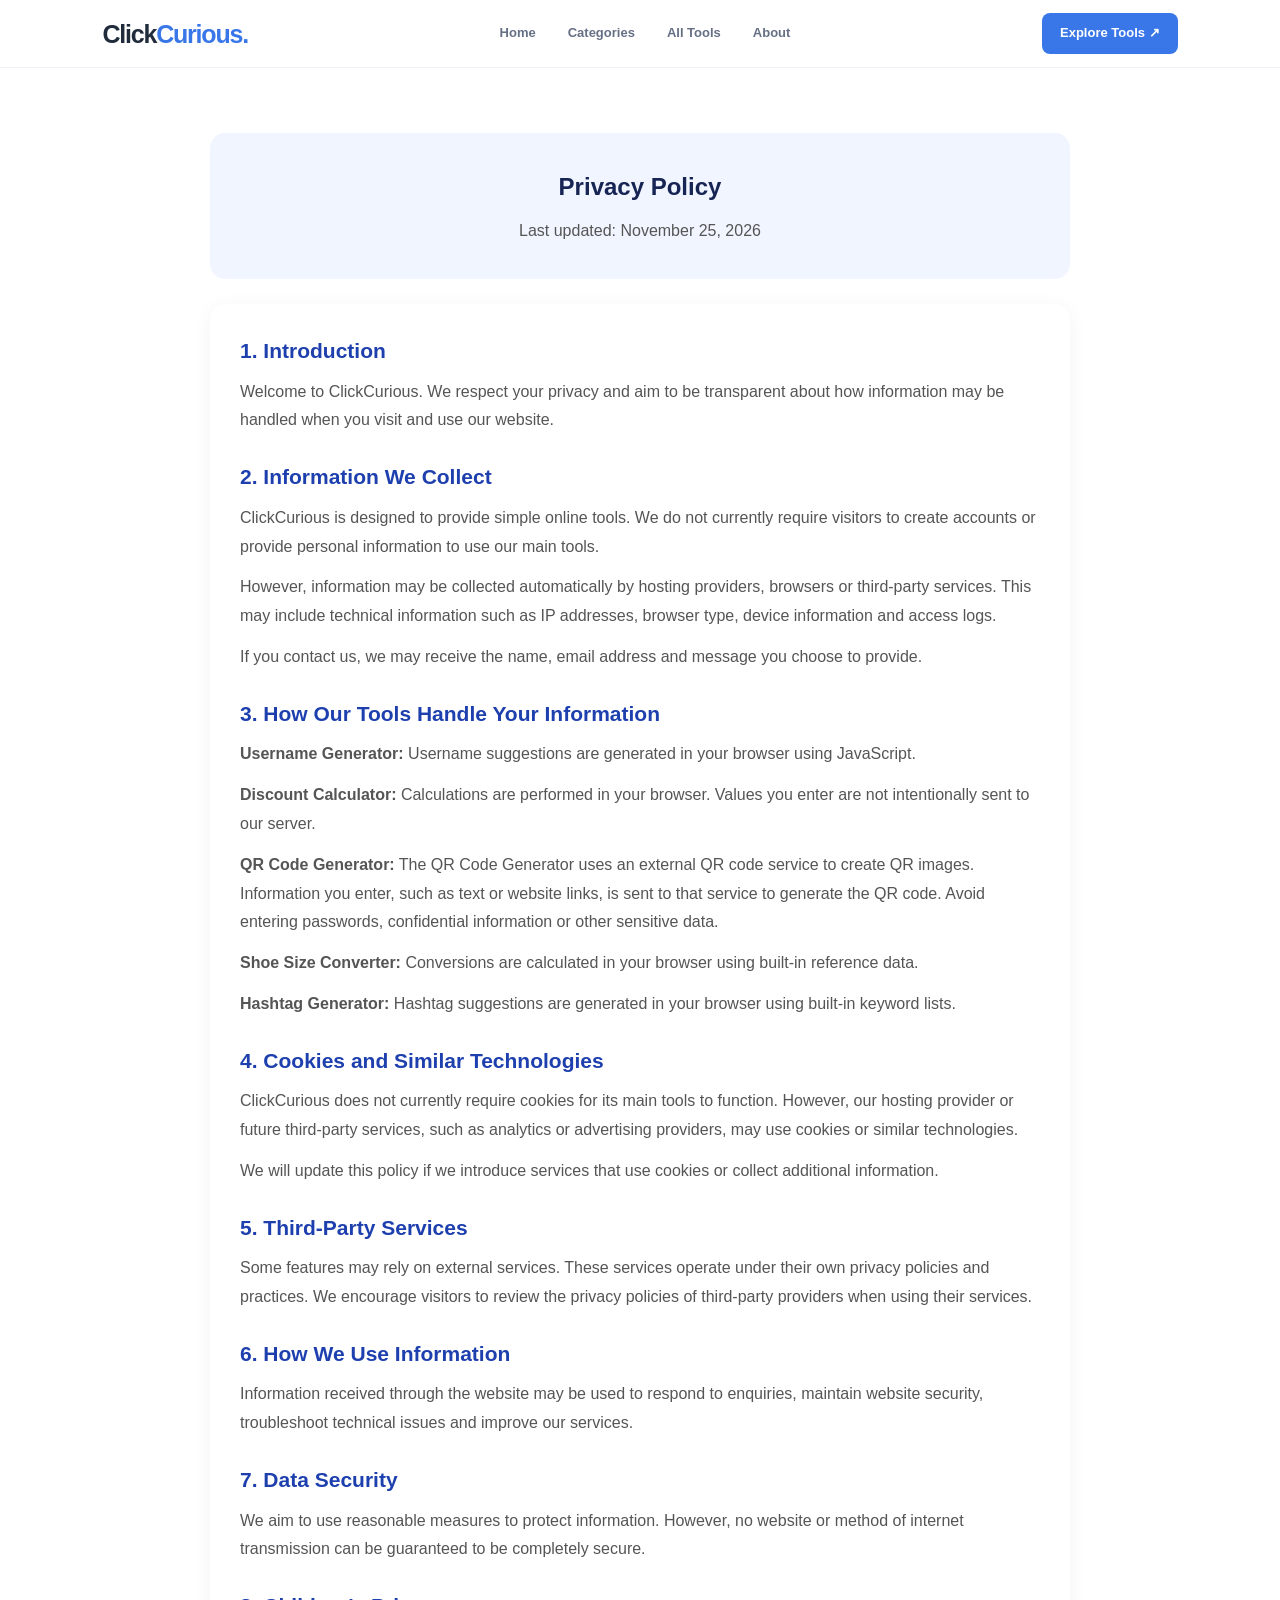
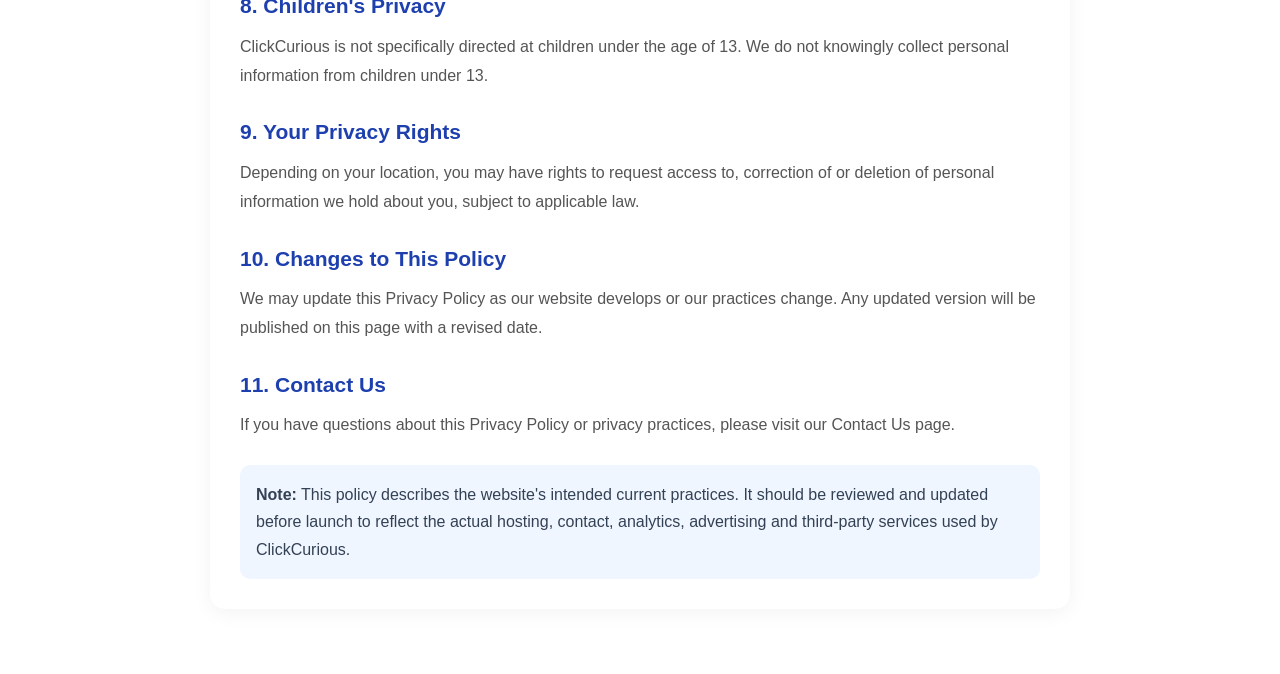
<file: privacy-policy.html>
<!DOCTYPE html>
<html lang="en">
<head>
    <meta charset="UTF-8">
    <meta name="viewport" content="width=device-width, initial-scale=1.0">

    <meta name="description" content="Read the ClickCurious Privacy Policy to understand how our website and third-party services handle information.">

    <title>Privacy Policy - ClickCurious</title>

    <link rel="stylesheet" href="style.css">

    <style>
        .policy-container {
            max-width: 900px;
            margin: 45px auto;
            padding: 20px;
        }

        .policy-header {
            background: #f1f5ff;
            padding: 35px;
            border-radius: 15px;
            margin-bottom: 25px;
            text-align: center;
        }

        .policy-header h1 {
            color: #172554;
            margin-bottom: 12px;
        }

        .policy-header p {
            color: #555;
        }

        .policy-content {
            background: white;
            padding: 30px;
            border-radius: 15px;
            box-shadow: 0 4px 20px rgba(0,0,0,0.05);
        }

        .policy-content h2 {
            color: #1e40af;
            margin-top: 25px;
            margin-bottom: 10px;
            font-size: 21px;
        }

        .policy-content h2:first-child {
            margin-top: 0;
        }

        .policy-content p,
        .policy-content li {
            color: #555;
            line-height: 1.8;
            margin-bottom: 12px;
        }

        .policy-content ul {
            padding-left: 25px;
        }

        .policy-note {
            background: #eff6ff;
            padding: 16px;
            border-radius: 10px;
            margin-top: 25px;
            color: #334155;
            line-height: 1.7;
        }

        @media (max-width: 600px) {
            .policy-container {
                margin: 20px auto;
                padding: 12px;
            }

            .policy-content {
                padding: 20px;
            }

            .policy-header h1 {
                font-size: 27px;
            }
        }
    </style>
</head>

<body>

    <!-- NAVIGATION -->
    <header class="navbar">
        <a href="index.html" class="logo">
            Click<span>Curious</span><span class="logo-dot">.</span>
        </a>

        <nav class="nav-links">
            <a href="index.html">Home</a>
            <a href="index.html#categories">Categories</a>
            <a href="index.html#popular">All Tools</a>
            <a href="about.html">About</a>
        </nav>

        <a href="index.html#popular" class="nav-button">Explore Tools ↗</a>
    </header>

    <main class="policy-container">

        <section class="policy-header">
            <h1>Privacy Policy</h1>
            <p>Last updated: November 25, 2026</p>
        </section>

        <section class="policy-content">

            <h2>1. Introduction</h2>
            <p>
                Welcome to ClickCurious. We respect your privacy and aim
                to be transparent about how information may be handled
                when you visit and use our website.
            </p>

            <h2>2. Information We Collect</h2>
            <p>
                ClickCurious is designed to provide simple online tools.
                We do not currently require visitors to create accounts
                or provide personal information to use our main tools.
            </p>
            <p>
                However, information may be collected automatically by
                hosting providers, browsers or third-party services.
                This may include technical information such as IP
                addresses, browser type, device information and access logs.
            </p>
            <p>
                If you contact us, we may receive the name, email address
                and message you choose to provide.
            </p>

            <h2>3. How Our Tools Handle Your Information</h2>

            <p><strong>Username Generator:</strong> Username suggestions
            are generated in your browser using JavaScript.</p>

            <p><strong>Discount Calculator:</strong> Calculations are
            performed in your browser. Values you enter are not
            intentionally sent to our server.</p>

            <p><strong>QR Code Generator:</strong> The QR Code Generator
            uses an external QR code service to create QR images.
            Information you enter, such as text or website links, is
            sent to that service to generate the QR code. Avoid entering
            passwords, confidential information or other sensitive data.</p>

            <p><strong>Shoe Size Converter:</strong> Conversions are
            calculated in your browser using built-in reference data.</p>

            <p><strong>Hashtag Generator:</strong> Hashtag suggestions
            are generated in your browser using built-in keyword lists.</p>

            <h2>4. Cookies and Similar Technologies</h2>
            <p>
                ClickCurious does not currently require cookies for its
                main tools to function. However, our hosting provider or
                future third-party services, such as analytics or
                advertising providers, may use cookies or similar
                technologies.
            </p>
            <p>
                We will update this policy if we introduce services
                that use cookies or collect additional information.
            </p>

            <h2>5. Third-Party Services</h2>
            <p>
                Some features may rely on external services. These
                services operate under their own privacy policies and
                practices. We encourage visitors to review the privacy
                policies of third-party providers when using their services.
            </p>

            <h2>6. How We Use Information</h2>
            <p>
                Information received through the website may be used
                to respond to enquiries, maintain website security,
                troubleshoot technical issues and improve our services.
            </p>

            <h2>7. Data Security</h2>
            <p>
                We aim to use reasonable measures to protect information.
                However, no website or method of internet transmission
                can be guaranteed to be completely secure.
            </p>

            <h2>8. Children's Privacy</h2>
            <p>
                ClickCurious is not specifically directed at children
                under the age of 13. We do not knowingly collect
                personal information from children under 13.
            </p>

            <h2>9. Your Privacy Rights</h2>
            <p>
                Depending on your location, you may have rights to
                request access to, correction of or deletion of
                personal information we hold about you, subject to
                applicable law.
            </p>

            <h2>10. Changes to This Policy</h2>
            <p>
                We may update this Privacy Policy as our website
                develops or our practices change. Any updated version
                will be published on this page with a revised date.
            </p>

            <h2>11. Contact Us</h2>
            <p>
                If you have questions about this Privacy Policy or
                privacy practices, please visit our
                <a href="contact.html">Contact Us</a> page.
            </p>

            <div class="policy-note">
                <strong>Note:</strong> This policy describes the
                website's intended current practices. It should be
                reviewed and updated before launch to reflect the
                actual hosting, contact, analytics, advertising and
                third-party services used by ClickCurious.
            </div>

        </section>

    </main>

</body>
</html>
</file>
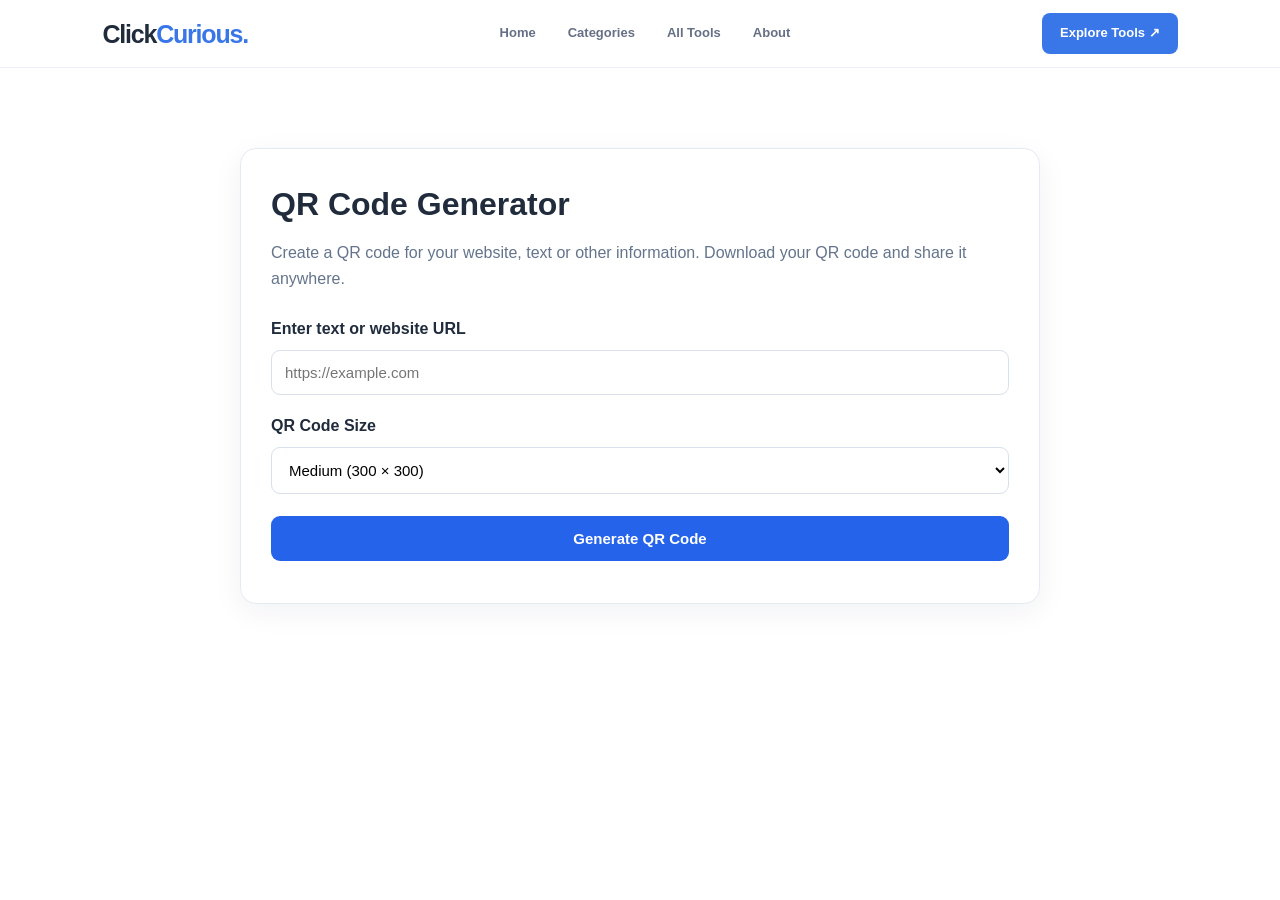
<file: qr-code-generator.html>
<!DOCTYPE html>
<html lang="en">

<head>
    <meta charset="UTF-8">
    <meta name="viewport" content="width=device-width, initial-scale=1.0">

    <title>Free QR Code Generator - Create & Download QR Codes | ClickCurious</title>

    <meta name="description" content="Create QR codes for text and website URLs instantly with ClickCurious. Generate and download QR codes easily using our free online QR code generator.">

    <meta name="robots" content="index, follow">

    <meta name="author" content="ClickCurious">

    <link rel="canonical" href="https://clickcurious.github.io/qr-code-generator.html">

    <link rel="stylesheet" href="style.css">

    <style>
        .qr-container {
            max-width: 850px;
            margin: 55px auto;
            padding: 25px;
        }

        .qr-card {
            background: white;
            border: 1px solid #e5eaf2;
            border-radius: 16px;
            padding: 30px;
            box-shadow: 0 8px 30px rgba(20, 40, 80, 0.06);
        }

        .qr-card h1 {
            font-size: 32px;
            margin-bottom: 10px;
        }

        .qr-description {
            color: #64748b;
            line-height: 1.6;
            margin-bottom: 25px;
        }

        .qr-form label {
            display: block;
            font-weight: 600;
            margin: 18px 0 8px;
        }

        .qr-form input,
        .qr-form select {
            width: 100%;
            padding: 13px;
            border: 1px solid #d8e0ec;
            border-radius: 9px;
            font-size: 15px;
            background: white;
        }

        .qr-button {
            width: 100%;
            padding: 14px;
            margin-top: 22px;
            border: none;
            border-radius: 9px;
            background: #2563eb;
            color: white;
            font-size: 15px;
            font-weight: 600;
            cursor: pointer;
        }

        .qr-button:hover {
            background: #1d4ed8;
        }

        .qr-result {
            display: none;
            margin-top: 28px;
            padding: 24px;
            background: #f8fafc;
            border: 1px solid #e5eaf2;
            border-radius: 12px;
            text-align: center;
        }

        .qr-result img {
            display: block;
            width: 230px;
            max-width: 100%;
            height: auto;
            margin: 20px auto;
            background: white;
        }

        .download-button {
            display: inline-block;
            padding: 12px 22px;
            background: #16a34a;
            color: white;
            border-radius: 9px;
            text-decoration: none;
            font-weight: 600;
        }

        .download-button:hover {
            background: #15803d;
        }

        .qr-error {
            color: #dc2626;
            font-size: 14px;
            margin-top: 12px;
        }

        @media (max-width: 600px) {
            .qr-container {
                margin: 25px auto;
                padding: 15px;
            }

            .qr-card {
                padding: 20px;
            }

            .qr-card h1 {
                font-size: 26px;
            }
        }
    </style>
</head>

<!-- NAVIGATION -->
<header class="navbar">
    <a href="index.html" class="logo">
        Click<span>Curious</span><span class="logo-dot">.</span>
    </a>

    <nav class="nav-links">
        <a href="index.html">Home</a>
        <a href="index.html#categories">Categories</a>
        <a href="index.html#popular">All Tools</a>
        <a href="index.html#about">About</a>
    </nav>

    <a href="index.html#popular" class="nav-button">Explore Tools ↗</a>
</header>

<body>

    <div class="qr-container">
        <div class="qr-card">

            <h1>QR Code Generator</h1>

            <p class="qr-description">
                Create a QR code for your website, text or other information.
                Download your QR code and share it anywhere.
            </p>

            <div class="qr-form">

                <label for="qrText">Enter text or website URL</label>
                <input
                    type="text"
                    id="qrText"
                    placeholder="https://example.com"
                >

                <label for="qrSize">QR Code Size</label>
                <select id="qrSize">
                    <option value="200">Small (200 × 200)</option>
                    <option value="300" selected>Medium (300 × 300)</option>
                    <option value="400">Large (400 × 400)</option>
                    <option value="500">Extra Large (500 × 500)</option>
                </select>

                <button class="qr-button" id="generateQR">
                    Generate QR Code
                </button>

                <p class="qr-error" id="qrError"></p>

            </div>

            <div class="qr-result" id="qrResult">

                <h2>Your QR Code</h2>

                <img id="qrImage" alt="Generated QR Code">

                <a
                    id="downloadQR"
                    class="download-button"
                    href="#"
                    download="clickcurious-qr-code.png"
                >
                    Download QR Code
                </a>

            </div>

        </div>
    </div>

    <script src="qr-code-generator.js"></script>

</body>
</html>
</file>
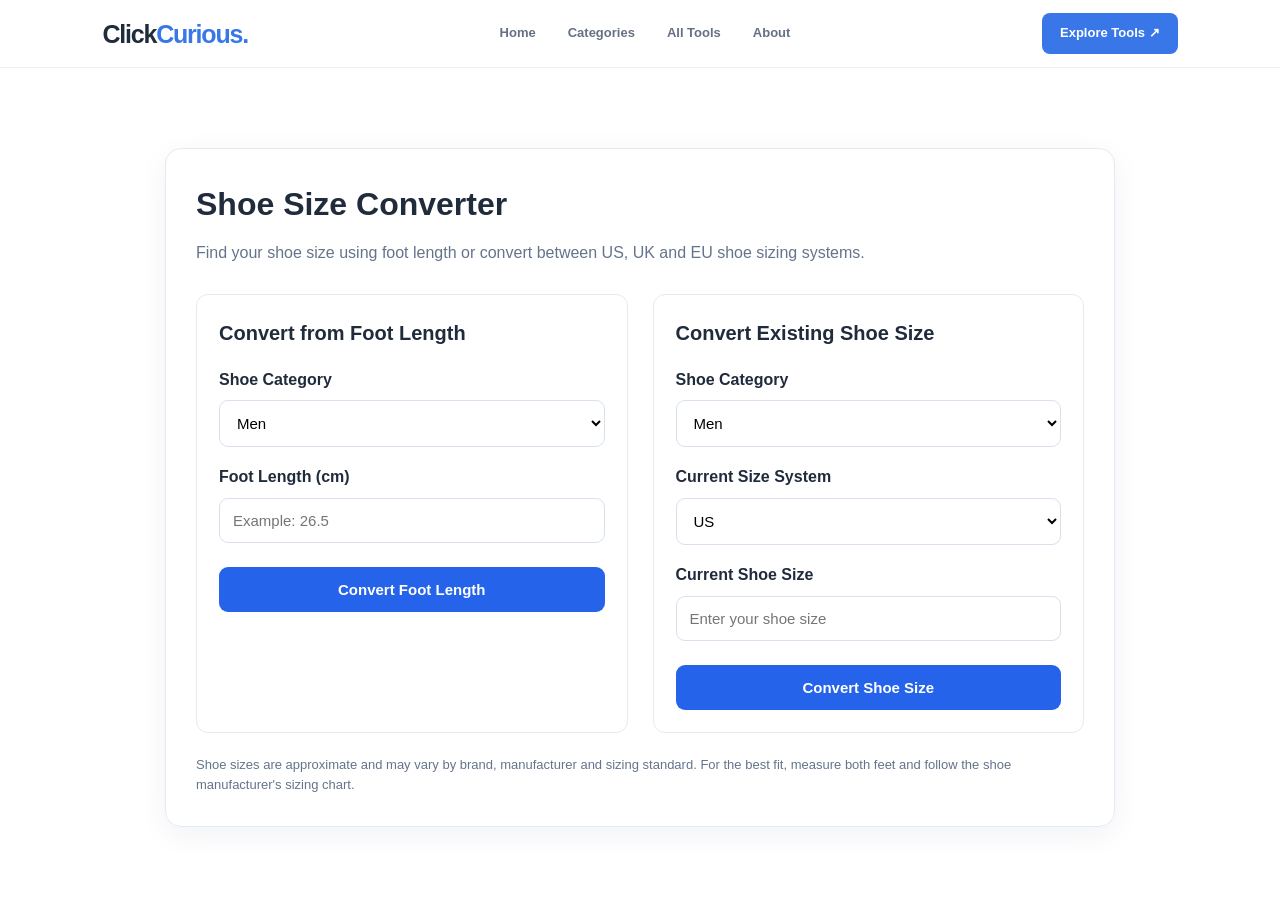
<file: shoe-size-converter.html>
<!DOCTYPE html>
<html lang="en">

<head>
    <meta charset="UTF-8">
    <meta name="viewport" content="width=device-width, initial-scale=1.0">

    <title>Free Shoe Size Converter - US, UK, EU & CM Sizes | ClickCurious</title>

    <meta name="description" content="Convert shoe sizes between US, UK, EU and centimetres with ClickCurious. Find your shoe size easily using our free online shoe size converter.">

    <meta name="robots" content="index, follow">

    <meta name="author" content="ClickCurious">

    <link rel="canonical" href="https://clickcurious.github.io/shoe-size-converter.html">

    <link rel="stylesheet" href="style.css">

    <style>
        .shoe-container {
            max-width: 1000px;
            margin: 55px auto;
            padding: 25px;
        }

        .shoe-card {
            background: white;
            border: 1px solid #e5eaf2;
            border-radius: 16px;
            padding: 30px;
            box-shadow: 0 8px 30px rgba(20, 40, 80, 0.06);
        }

        .shoe-card h1 {
            font-size: 32px;
            margin-bottom: 10px;
        }

        .shoe-description {
            color: #64748b;
            line-height: 1.6;
            margin-bottom: 28px;
        }

        .shoe-grid {
            display: grid;
            grid-template-columns: 1fr 1fr;
            gap: 25px;
        }

        .shoe-input-panel {
            padding: 22px;
            border: 1px solid #e5eaf2;
            border-radius: 12px;
        }

        .shoe-input-panel h2 {
            font-size: 20px;
            margin-bottom: 18px;
        }

        .shoe-form label {
            display: block;
            font-weight: 600;
            margin: 17px 0 8px;
        }

        .shoe-form input,
        .shoe-form select {
            width: 100%;
            padding: 13px;
            border: 1px solid #d8e0ec;
            border-radius: 9px;
            font-size: 15px;
            background: white;
        }

        .shoe-form input:focus,
        .shoe-form select:focus {
            outline: none;
            border-color: #2563eb;
        }

        .shoe-button {
            width: 100%;
            padding: 14px;
            margin-top: 24px;
            border: none;
            border-radius: 9px;
            background: #2563eb;
            color: white;
            font-size: 15px;
            font-weight: 600;
            cursor: pointer;
        }

        .shoe-button:hover {
            background: #1d4ed8;
        }

        .shoe-results {
            display: none;
            margin-top: 25px;
            padding: 24px;
            border-radius: 12px;
            background: #eff6ff;
        }

        .shoe-results h2 {
            font-size: 22px;
            margin-bottom: 18px;
        }

        .shoe-result-grid {
            display: grid;
            grid-template-columns: repeat(4, 1fr);
            gap: 12px;
        }

        .shoe-result-item {
            background: white;
            padding: 18px 10px;
            border-radius: 10px;
            text-align: center;
        }

        .shoe-result-item span {
            display: block;
            color: #64748b;
            font-size: 13px;
            margin-bottom: 8px;
        }

        .shoe-result-item strong {
            color: #1d4ed8;
            font-size: 24px;
        }

        .shoe-note {
            margin-top: 22px;
            color: #64748b;
            font-size: 13px;
            line-height: 1.6;
        }

        .shoe-error {
            color: #dc2626;
            font-size: 14px;
            margin-top: 12px;
        }

        @media (max-width: 700px) {
            .shoe-container {
                margin: 25px auto;
                padding: 15px;
            }

            .shoe-card {
                padding: 20px;
            }

            .shoe-grid {
                grid-template-columns: 1fr;
            }

            .shoe-result-grid {
                grid-template-columns: repeat(2, 1fr);
            }

            .shoe-card h1 {
                font-size: 26px;
            }
        }
    </style>
</head>

<!-- NAVIGATION -->
<header class="navbar">
    <a href="index.html" class="logo">
        Click<span>Curious</span><span class="logo-dot">.</span>
    </a>

    <nav class="nav-links">
        <a href="index.html">Home</a>
        <a href="index.html#categories">Categories</a>
        <a href="index.html#popular">All Tools</a>
        <a href="index.html#about">About</a>
    </nav>

    <a href="index.html#popular" class="nav-button">Explore Tools ↗</a>
</header>

<body>

    <div class="shoe-container">

        <div class="shoe-card">

            <h1>Shoe Size Converter</h1>

            <p class="shoe-description">
                Find your shoe size using foot length or convert between
                US, UK and EU shoe sizing systems.
            </p>

            <div class="shoe-grid">

                <!-- Method 1: Foot Length -->

                <div class="shoe-input-panel">

                    <h2>Convert from Foot Length</h2>

                    <div class="shoe-form">

                        <label for="footCategory">
                            Shoe Category
                        </label>

                        <select id="footCategory">
                            <option value="men">Men</option>
                            <option value="women">Women</option>
                            <option value="children">Children</option>
                        </select>

                        <label for="footLength">
                            Foot Length (cm)
                        </label>

                        <input
                            type="number"
                            id="footLength"
                            placeholder="Example: 26.5"
                            min="5"
                            max="40"
                            step="0.1"
                        >

                        <button class="shoe-button" id="convertLength">
                            Convert Foot Length
                        </button>

                    </div>

                </div>

                <!-- Method 2: Existing Shoe Size -->

                <div class="shoe-input-panel">

                    <h2>Convert Existing Shoe Size</h2>

                    <div class="shoe-form">

                        <label for="sizeCategory">
                            Shoe Category
                        </label>

                        <select id="sizeCategory">
                            <option value="men">Men</option>
                            <option value="women">Women</option>
                            <option value="children">Children</option>
                        </select>

                        <label for="sizeSystem">
                            Current Size System
                        </label>

                        <select id="sizeSystem">
                            <option value="US">US</option>
                            <option value="UK">UK</option>
                            <option value="EU">EU</option>
                        </select>

                        <label for="existingSize">
                            Current Shoe Size
                        </label>

                        <input
                            type="number"
                            id="existingSize"
                            placeholder="Enter your shoe size"
                            min="0"
                            max="50"
                            step="0.5"
                        >

                        <button class="shoe-button" id="convertExisting">
                            Convert Shoe Size
                        </button>

                    </div>

                </div>

            </div>

            <p class="shoe-error" id="shoeError"></p>

            <!-- Results -->

            <div class="shoe-results" id="shoeResults">

                <h2>Your Converted Shoe Sizes</h2>

                <div class="shoe-result-grid">

                    <div class="shoe-result-item">
                        <span>US Size</span>
                        <strong id="resultUS">-</strong>
                    </div>

                    <div class="shoe-result-item">
                        <span>UK Size</span>
                        <strong id="resultUK">-</strong>
                    </div>

                    <div class="shoe-result-item">
                        <span>EU Size</span>
                        <strong id="resultEU">-</strong>
                    </div>

                    <div class="shoe-result-item">
                        <span>Foot Length</span>
                        <strong id="resultCM">-</strong>
                    </div>

                </div>

            </div>

            <p class="shoe-note">
                Shoe sizes are approximate and may vary by brand,
                manufacturer and sizing standard. For the best fit,
                measure both feet and follow the shoe manufacturer's
                sizing chart.
            </p>

        </div>

    </div>

    <script src="shoe-size-converter.js"></script>

</body>
</html>
</file>
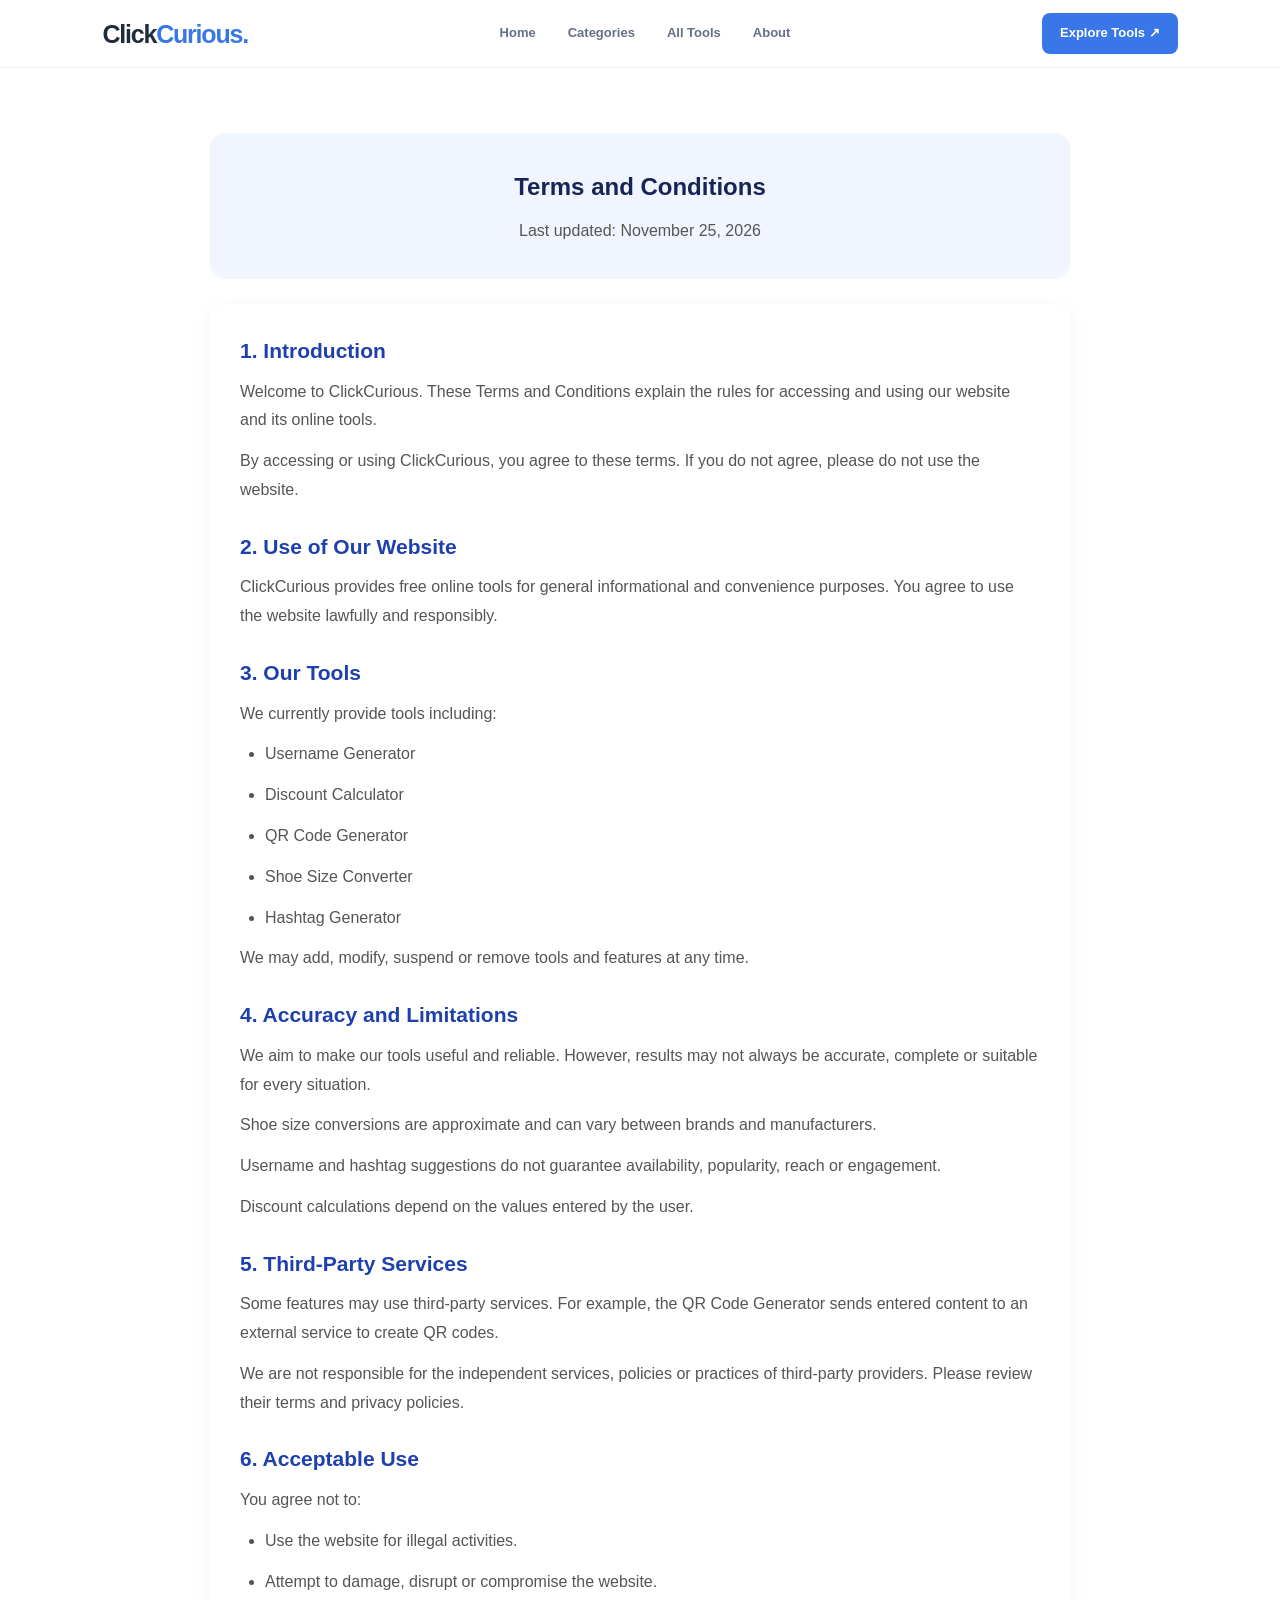
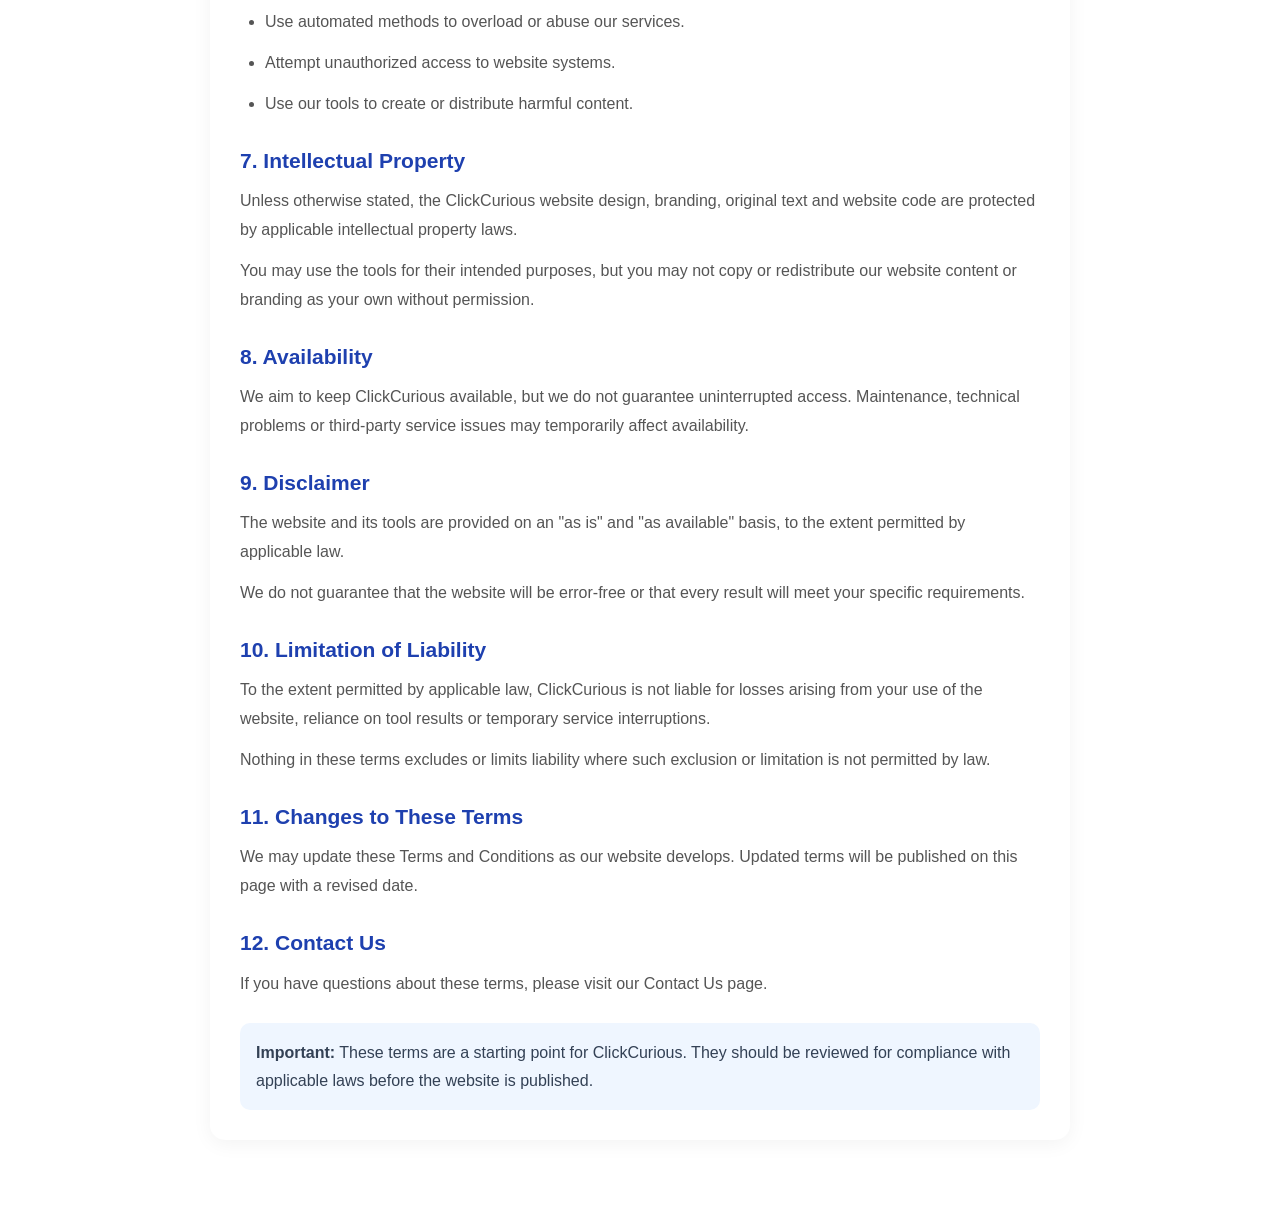
<file: terms.html>
<!DOCTYPE html>
<html lang="en">
<head>
    <meta charset="UTF-8">
    <meta name="viewport" content="width=device-width, initial-scale=1.0">

    <meta name="description" content="Read the ClickCurious Terms and Conditions explaining the rules and limitations of using our free online tools.">

    <title>Terms and Conditions - ClickCurious</title>

    <link rel="stylesheet" href="style.css">

    <style>
        .terms-container {
            max-width: 900px;
            margin: 45px auto;
            padding: 20px;
        }

        .terms-header {
            background: #f1f5ff;
            padding: 35px;
            border-radius: 15px;
            margin-bottom: 25px;
            text-align: center;
        }

        .terms-header h1 {
            color: #172554;
            margin-bottom: 12px;
        }

        .terms-header p {
            color: #555;
        }

        .terms-content {
            background: white;
            padding: 30px;
            border-radius: 15px;
            box-shadow: 0 4px 20px rgba(0,0,0,0.05);
        }

        .terms-content h2 {
            color: #1e40af;
            margin-top: 25px;
            margin-bottom: 10px;
            font-size: 21px;
        }

        .terms-content h2:first-child {
            margin-top: 0;
        }

        .terms-content p,
        .terms-content li {
            color: #555;
            line-height: 1.8;
            margin-bottom: 12px;
        }

        .terms-content ul {
            padding-left: 25px;
        }

        .terms-note {
            background: #eff6ff;
            padding: 16px;
            border-radius: 10px;
            margin-top: 25px;
            color: #334155;
            line-height: 1.7;
        }

        @media (max-width: 600px) {
            .terms-container {
                margin: 20px auto;
                padding: 12px;
            }

            .terms-content {
                padding: 20px;
            }

            .terms-header h1 {
                font-size: 27px;
            }
        }
    </style>
</head>

<body>

    <!-- NAVIGATION -->
    <header class="navbar">
        <a href="index.html" class="logo">
            Click<span>Curious</span><span class="logo-dot">.</span>
        </a>

        <nav class="nav-links">
            <a href="index.html">Home</a>
            <a href="index.html#categories">Categories</a>
            <a href="index.html#popular">All Tools</a>
            <a href="about.html">About</a>
        </nav>

        <a href="index.html#popular" class="nav-button">Explore Tools ↗</a>
    </header>

    <main class="terms-container">

        <section class="terms-header">
            <h1>Terms and Conditions</h1>
            <p>Last updated: November 25, 2026</p>
        </section>

        <section class="terms-content">

            <h2>1. Introduction</h2>
            <p>
                Welcome to ClickCurious. These Terms and Conditions
                explain the rules for accessing and using our website
                and its online tools.
            </p>
            <p>
                By accessing or using ClickCurious, you agree to
                these terms. If you do not agree, please do not
                use the website.
            </p>

            <h2>2. Use of Our Website</h2>
            <p>
                ClickCurious provides free online tools for general
                informational and convenience purposes. You agree
                to use the website lawfully and responsibly.
            </p>

            <h2>3. Our Tools</h2>
            <p>
                We currently provide tools including:
            </p>
            <ul>
                <li>Username Generator</li>
                <li>Discount Calculator</li>
                <li>QR Code Generator</li>
                <li>Shoe Size Converter</li>
                <li>Hashtag Generator</li>
            </ul>
            <p>
                We may add, modify, suspend or remove tools and
                features at any time.
            </p>

            <h2>4. Accuracy and Limitations</h2>
            <p>
                We aim to make our tools useful and reliable.
                However, results may not always be accurate,
                complete or suitable for every situation.
            </p>
            <p>
                Shoe size conversions are approximate and can vary
                between brands and manufacturers.
            </p>
            <p>
                Username and hashtag suggestions do not guarantee
                availability, popularity, reach or engagement.
            </p>
            <p>
                Discount calculations depend on the values entered
                by the user.
            </p>

            <h2>5. Third-Party Services</h2>
            <p>
                Some features may use third-party services.
                For example, the QR Code Generator sends entered
                content to an external service to create QR codes.
            </p>
            <p>
                We are not responsible for the independent services,
                policies or practices of third-party providers.
                Please review their terms and privacy policies.
            </p>

            <h2>6. Acceptable Use</h2>
            <p>
                You agree not to:
            </p>
            <ul>
                <li>Use the website for illegal activities.</li>
                <li>Attempt to damage, disrupt or compromise the website.</li>
                <li>Use automated methods to overload or abuse our services.</li>
                <li>Attempt unauthorized access to website systems.</li>
                <li>Use our tools to create or distribute harmful content.</li>
            </ul>

            <h2>7. Intellectual Property</h2>
            <p>
                Unless otherwise stated, the ClickCurious website
                design, branding, original text and website code
                are protected by applicable intellectual property laws.
            </p>
            <p>
                You may use the tools for their intended purposes,
                but you may not copy or redistribute our website
                content or branding as your own without permission.
            </p>

            <h2>8. Availability</h2>
            <p>
                We aim to keep ClickCurious available, but we do not
                guarantee uninterrupted access. Maintenance,
                technical problems or third-party service issues
                may temporarily affect availability.
            </p>

            <h2>9. Disclaimer</h2>
            <p>
                The website and its tools are provided on an
                "as is" and "as available" basis, to the extent
                permitted by applicable law.
            </p>
            <p>
                We do not guarantee that the website will be
                error-free or that every result will meet your
                specific requirements.
            </p>

            <h2>10. Limitation of Liability</h2>
            <p>
                To the extent permitted by applicable law,
                ClickCurious is not liable for losses arising
                from your use of the website, reliance on tool
                results or temporary service interruptions.
            </p>
            <p>
                Nothing in these terms excludes or limits
                liability where such exclusion or limitation
                is not permitted by law.
            </p>

            <h2>11. Changes to These Terms</h2>
            <p>
                We may update these Terms and Conditions as
                our website develops. Updated terms will be
                published on this page with a revised date.
            </p>

            <h2>12. Contact Us</h2>
            <p>
                If you have questions about these terms,
                please visit our
                <a href="contact.html">Contact Us</a> page.
            </p>

            <div class="terms-note">
                <strong>Important:</strong> These terms are a
                starting point for ClickCurious. They should
                be reviewed for compliance with applicable
                laws before the website is published.
            </div>

        </section>

    </main>

</body>
</html>
</file>
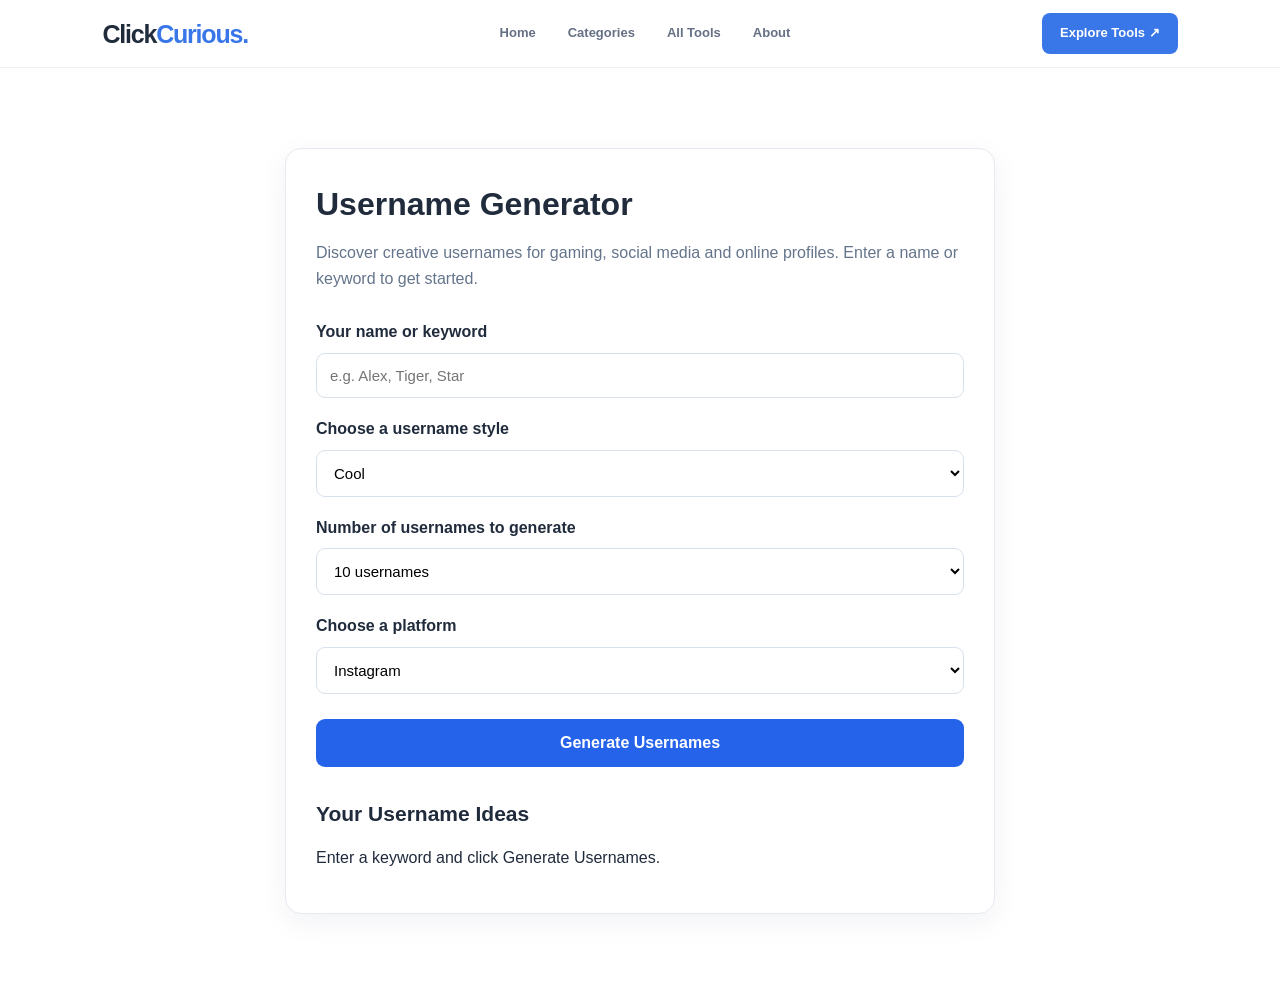
<file: username-generator.html>
<!DOCTYPE html>
<html lang="en">

<head>
    <meta charset="UTF-8">
    <meta name="viewport" content="width=device-width, initial-scale=1.0">

    <title>Free Username Generator - Creative Social Media & Gaming Names | ClickCurious</title>

    <meta name="description" content="Generate creative usernames for Instagram, TikTok, YouTube, gaming and more. Discover unique username ideas instantly with our free online username generator.">

    <meta name="robots" content="index, follow">

    <meta name="author" content="ClickCurious">

    <link rel="canonical" href="https://clickcurious.github.io/username-generator.html">

    <link rel="stylesheet" href="style.css">

    <style>
        .generator-container {
            max-width: 760px;
            margin: 55px auto;
            padding: 25px;
        }

        .generator-card {
            background: white;
            border: 1px solid #e5eaf2;
            border-radius: 16px;
            padding: 30px;
            box-shadow: 0 8px 30px rgba(20, 40, 80, 0.06);
        }

        .generator-card h1 {
            font-size: 32px;
            margin-bottom: 10px;
        }

        .generator-description {
            color: #64748b;
            margin-bottom: 28px;
            line-height: 1.6;
        }

        .generator-form label {
            display: block;
            font-weight: 600;
            margin: 18px 0 8px;
        }

        .generator-form input,
        .generator-form select {
            width: 100%;
            padding: 13px;
            border: 1px solid #d8e0ec;
            border-radius: 9px;
            font-size: 15px;
            background: white;
        }

        .generate-button {
            width: 100%;
            margin-top: 25px;
            padding: 15px;
            border: none;
            border-radius: 9px;
            background: #2563eb;
            color: white;
            font-size: 16px;
            font-weight: 600;
            cursor: pointer;
        }

        .generate-button:hover {
            background: #1d4ed8;
        }

        .results-section {
            margin-top: 30px;
        }

        .results-section h2 {
            font-size: 21px;
            margin-bottom: 15px;
        }

        .username-result {
            display: flex;
            justify-content: space-between;
            align-items: center;
            gap: 12px;
            padding: 13px 15px;
            margin-bottom: 10px;
            border: 1px solid #e5eaf2;
            border-radius: 9px;
            background: #f8fafc;
        }

        .username-result strong {
            overflow-wrap: anywhere;
        }

        .copy-button {
            padding: 8px 13px;
            border: 1px solid #cbd5e1;
            border-radius: 7px;
            background: white;
            cursor: pointer;
            color: #2563eb;
            font-weight: 600;
            flex-shrink: 0;
        }

        .copy-button:hover {
            background: #eff6ff;
        }

        #copyMessage {
            color: #15803d;
            font-size: 14px;
            margin-top: 12px;
        }

        @media (max-width: 600px) {
            .generator-container {
                margin: 25px auto;
                padding: 15px;
            }

            .generator-card {
                padding: 20px;
            }

            .generator-card h1 {
                font-size: 26px;
            }
        }
    </style>
</head>


<body>

   
<!-- NAVIGATION -->
<header class="navbar">
    <a href="index.html" class="logo">
        Click<span>Curious</span><span class="logo-dot">.</span>
    </a>

    <nav class="nav-links">
        <a href="index.html">Home</a>
        <a href="index.html#categories">Categories</a>
        <a href="index.html#popular">All Tools</a>
        <a href="index.html#about">About</a>
    </nav>

    <a href="index.html#popular" class="nav-button">Explore Tools ↗</a>
</header>


    <main class="generator-container">
        <div class="generator-card">

            <h1>Username Generator</h1>

            <p class="generator-description">
                Discover creative usernames for gaming, social media
                and online profiles. Enter a name or keyword to get started.
            </p>

            <div class="generator-form">

                <label for="baseName">Your name or keyword</label>
                <input
                    type="text"
                    id="baseName"
                    placeholder="e.g. Alex, Tiger, Star"
                    maxlength="30"
                >

                <label for="usernameStyle">Choose a username style</label>
<select id="usernameStyle">
    <option value="cool">Cool</option>
    <option value="gaming">Gaming</option>
    <option value="professional">Professional</option>
    <option value="minimal">Minimal</option>
</select>
<label for="resultCount">Number of usernames to generate</label>
<select id="resultCount">
    <option value="10">10 usernames</option>
    <option value="25">25 usernames</option>
    <option value="50">50 usernames</option>
    <option value="100">100 usernames</option>
</select>
<label for="platformSelect">Choose a platform</label>
<select id="platformSelect">
    <option value="instagram">Instagram</option>
    <option value="tiktok">TikTok</option>
    <option value="youtube">YouTube</option>
    <option value="facebook">Facebook</option>
    <option value="x">X (Twitter)</option>
    <option value="reddit">Reddit</option>
    <option value="github">GitHub</option>
</select>

                <button class="generate-button" id="generateButton">
                    Generate Usernames
                </button>

            </div>

            <section class="results-section">
                <h2>Your Username Ideas</h2>
                <div id="usernameResults">
                    <p>Enter a keyword and click Generate Usernames.</p>
                </div>
                <p id="copyMessage" aria-live="polite"></p>
            </section>

        </div>
    </main>

    <script src="username-generator.js"></script>

</body>
</html>
</file>
<file: style.css>
/* =================================
   CLICKCURIOUS - MAIN DESIGN
================================= */

* {
    margin: 0;
    padding: 0;
    box-sizing: border-box;
}

html {
    scroll-behavior: smooth;
}

body {
    font-family: Arial, Helvetica, sans-serif;
    color: #202B3C;
    background: #FFFFFF;
    line-height: 1.6;
}

a {
    text-decoration: none;
    color: inherit;
}

/* NAVIGATION */

.navbar {
    min-height: 68px;
    padding: 0 8%;
    display: flex;
    align-items: center;
    justify-content: space-between;
    background: #FFFFFF;
    border-bottom: 1px solid #EDF0F5;
    position: sticky;
    top: 0;
    z-index: 100;
}

.logo {
    font-size: 25px;
    font-weight: 800;
    letter-spacing: -1.2px;
    color: #202B3C;
}

.logo span:first-child {
    color: #3977E8;
}

.logo-dot {
    color: #3977E8;
}

.nav-links {
    display: flex;
    align-items: center;
    gap: 32px;
}

.nav-links a {
    font-size: 13px;
    font-weight: 600;
    color: #667085;
    transition: 0.2s;
}

.nav-links a:hover,
.nav-links a.active {
    color: #3977E8;
}

.nav-button {
    background: #3977E8;
    color: #FFFFFF;
    padding: 10px 18px;
    border-radius: 8px;
    font-size: 13px;
    font-weight: 600;
    transition: 0.2s;
}

.nav-button:hover {
    background: #2864D0;
}


/* HERO SECTION */

.hero {
    padding: 40px 20px 32px;
    text-align: center;
    background:
        radial-gradient(
            ellipse at 50% 0%,
            #EDF3FF 0%,
            #F7F9FF 45%,
            #FFFFFF 100%
        );
}

.hero-content {
    max-width: 680px;
    margin: auto;
}

.hero-label,
.section-label {
    display: inline-block;
    color: #3977E8;
    font-size: 10px;
    font-weight: 800;
    letter-spacing: 1.8px;
}

.hero h1 {
    font-size: clamp(35px, 4.5vw, 48px);
    line-height: 1.13;
    letter-spacing: -2px;
    margin: 12px 0;
    color: #202B3C;
}

.hero h1 span {
    color: #3977E8;
}

.hero p {
    color: #778397;
    font-size: 15px;
    margin-bottom: 20px;
}

.search-box {
    display: flex;
    align-items: center;
    max-width: 550px;
    margin: 0 auto;
    background: #FFFFFF;
    padding: 6px;
    border: 1px solid #E1E7F0;
    border-radius: 11px;
    box-shadow: 0 6px 24px rgba(40, 70, 120, 0.08);
}

.search-icon {
    padding: 0 12px;
    font-size: 25px;
    color: #8995A8;
}

.search-box input {
    flex: 1;
    width: 100%;
    min-width: 0;
    border: none;
    outline: none;
    background: transparent;
    font-size: 14px;
    color: #202B3C;
}

.search-box input::placeholder {
    color: #A0A9B8;
}

.search-box button {
    background: #3977E8;
    color: white;
    border: none;
    border-radius: 7px;
    padding: 11px 22px;
    font-size: 13px;
    font-weight: 600;
    cursor: pointer;
}

.search-box button:hover {
    background: #2864D0;
}

.search-hint {
    color: #98A2B3;
    font-size: 11px;
    margin-top: 10px;
}


/* COMMON SECTIONS */

.section {
    padding: 35px 8%;
}

.section-heading {
    display: flex;
    justify-content: space-between;
    align-items: center;
    margin-bottom: 20px;
}

.section-heading h2 {
    font-size: 25px;
    line-height: 1.3;
    letter-spacing: -0.7px;
    margin-top: 3px;
}

.section-heading p {
    font-size: 13px;
    color: #8993A3;
    margin-top: 3px;
}

.tool-count {
    background: #EFF4FF;
    color: #3977E8;
    font-size: 11px;
    font-weight: 700;
    padding: 7px 12px;
    border-radius: 20px;
}


/* FEATURED TOOL CARDS */

.tool-grid {
    display: grid;
    grid-template-columns: repeat(6, minmax(0, 1fr));
    gap: 16px;
}

.tool-card {
    grid-column: span 2;
    min-width: 0;
    padding: 20px;
    border: 1px solid #E8EDF4;
    border-radius: 12px;
    background: #FFFFFF;
    transition: transform 0.2s, box-shadow 0.2s;
}

.tool-card:nth-child(4) {
    grid-column: 2 / span 2;
}

.tool-card:nth-child(5) {
    grid-column: 4 / span 2;
}

.tool-card:hover {
    transform: translateY(-4px);
    border-color: #D7E4FA;
    box-shadow: 0 10px 25px rgba(40, 70, 120, 0.08);
}

.tool-icon {
    width: 43px;
    height: 43px;
    display: flex;
    align-items: center;
    justify-content: center;
    border-radius: 11px;
    font-size: 21px;
    margin-bottom: 13px;
}

.purple {
    background: #F1EAFE;
}

.blue {
    background: #E6F0FF;
}

.green {
    background: #E4F7EB;
}

.orange {
    background: #FFF0E1;
}

.pink {
    background: #FCE8F3;
}

.tool-card h3 {
    font-size: 16px;
    margin-bottom: 5px;
    color: #253248;
}

.tool-card p {
    font-size: 12px;
    color: #7D899B;
    min-height: 40px;
}

.tool-card small {
    display: inline-block;
    margin-top: 8px;
    font-size: 10px;
}

.tool-card a {
    display: block;
    margin-top: 12px;
    color: #3977E8;
    font-size: 12px;
    font-weight: 700;
}

.tool-card a:hover {
    color: #2059C2;
}

.search-message {
    text-align: center;
    font-size: 13px;
    color: #667085;
    margin-top: 16px;
}


/* CATEGORIES */

.categories-section {
    background: #F8FAFD;
    padding-top: 40px;
    padding-bottom: 40px;
}

.category-grid {
    display: grid;
    grid-template-columns: repeat(5, 1fr);
    gap: 12px;
}

.category-card {
    display: flex;
    align-items: center;
    gap: 10px;
    padding: 15px 12px;
    background: #FFFFFF;
    border: 1px solid #E9EDF3;
    border-radius: 10px;
    transition: 0.2s;
    min-width: 0;
}

.category-card:hover {
    border-color: #C8D9F8;
    transform: translateY(-3px);
}

.category-icon {
    min-width: 35px;
    width: 35px;
    height: 35px;
    border-radius: 9px;
    display: grid;
    place-items: center;
    font-size: 17px;
    font-weight: bold;
}

.category-card h3 {
    font-size: 12px;
    white-space: nowrap;
}

.category-card p {
    font-size: 10px;
    color: #8A94A5;
}

.category-arrow {
    margin-left: auto;
    color: #A2ACBA;
    font-size: 15px;
}


/* RECENTLY ADDED */

.recent-section {
    padding-top: 40px;
    padding-bottom: 45px;
}

.recent-box {
    background: #F5F8FF;
    border: 1px solid #E9EFFA;
    border-radius: 12px;
    padding: 30px 15px;
    text-align: center;
}

.recent-symbol {
    font-size: 28px;
    color: #3977E8;
    margin-bottom: 5px;
}

.recent-box h3 {
    font-size: 17px;
}

.recent-box p {
    color: #8590A2;
    font-size: 12px;
    margin-top: 5px;
}


/* FOOTER */

footer {
    padding: 30px 8% 15px;
    background: #FAFBFD;
    border-top: 1px solid #EDF0F5;
}

.footer-main {
    display: flex;
    align-items: center;
    justify-content: space-between;
    gap: 20px;
    padding-bottom: 22px;
}

.footer-brand p {
    font-size: 12px;
    color: #8993A3;
    margin-top: 5px;
}

.footer-links {
    display: flex;
    flex-wrap: wrap;
    gap: 22px;
}

.footer-links a {
    color: #667085;
    font-size: 12px;
}

.footer-links a:hover {
    color: #3977E8;
}

.copyright {
    border-top: 1px solid #E9EDF3;
    text-align: center;
    padding-top: 14px;
    color: #A0A8B5;
    font-size: 11px;
}


/* TABLET RESPONSIVE */

@media (max-width: 1000px) {

    .navbar {
        padding: 0 5%;
    }

    .section {
        padding-left: 5%;
        padding-right: 5%;
    }

    .category-grid {
        grid-template-columns: repeat(3, 1fr);
    }

}


/* MOBILE RESPONSIVE */

@media (max-width: 650px) {

    .navbar {
        min-height: 62px;
        padding: 0 4%;
    }

    .logo {
        font-size: 21px;
    }

    .nav-links {
        display: none;
    }

    .nav-button {
        font-size: 11px;
        padding: 8px 11px;
    }

    .hero {
        padding: 35px 16px 25px;
    }

    .hero h1 {
        font-size: 36px;
    }

    .hero p {
        font-size: 13px;
    }

    .search-box {
        padding: 5px;
    }

    .search-icon {
        padding: 0 7px;
    }

    .search-box input {
        font-size: 12px;
    }

    .search-box button {
        padding: 10px 13px;
        font-size: 12px;
    }

    .section {
        padding: 28px 4%;
    }

    .section-heading h2 {
        font-size: 22px;
    }

    .tool-grid {
        grid-template-columns: repeat(2, minmax(0, 1fr));
        gap: 10px;
    }

    .tool-card,
    .tool-card:nth-child(4),
    .tool-card:nth-child(5) {
        grid-column: auto;
        padding: 14px;
    }

    .tool-card h3 {
        font-size: 13px;
    }

    .tool-card p {
        font-size: 11px;
        min-height: 52px;
    }

    .tool-card a {
        font-size: 11px;
    }

    .tool-count {
        font-size: 9px;
        padding: 6px 8px;
    }

    .category-grid {
        grid-template-columns: repeat(2, 1fr);
    }

    .category-card {
        padding: 12px 9px;
        gap: 7px;
    }

    .category-card h3 {
        font-size: 11px;
    }

    .category-card p {
        font-size: 9px;
    }

    .category-icon {
        min-width: 30px;
        width: 30px;
        height: 30px;
        font-size: 14px;
    }

    .footer-main {
        flex-direction: column;
        align-items: flex-start;
    }

    .footer-links {
        gap: 15px;
    }

    footer {
        padding-left: 5%;
        padding-right: 5%;
    }

}
</file>
